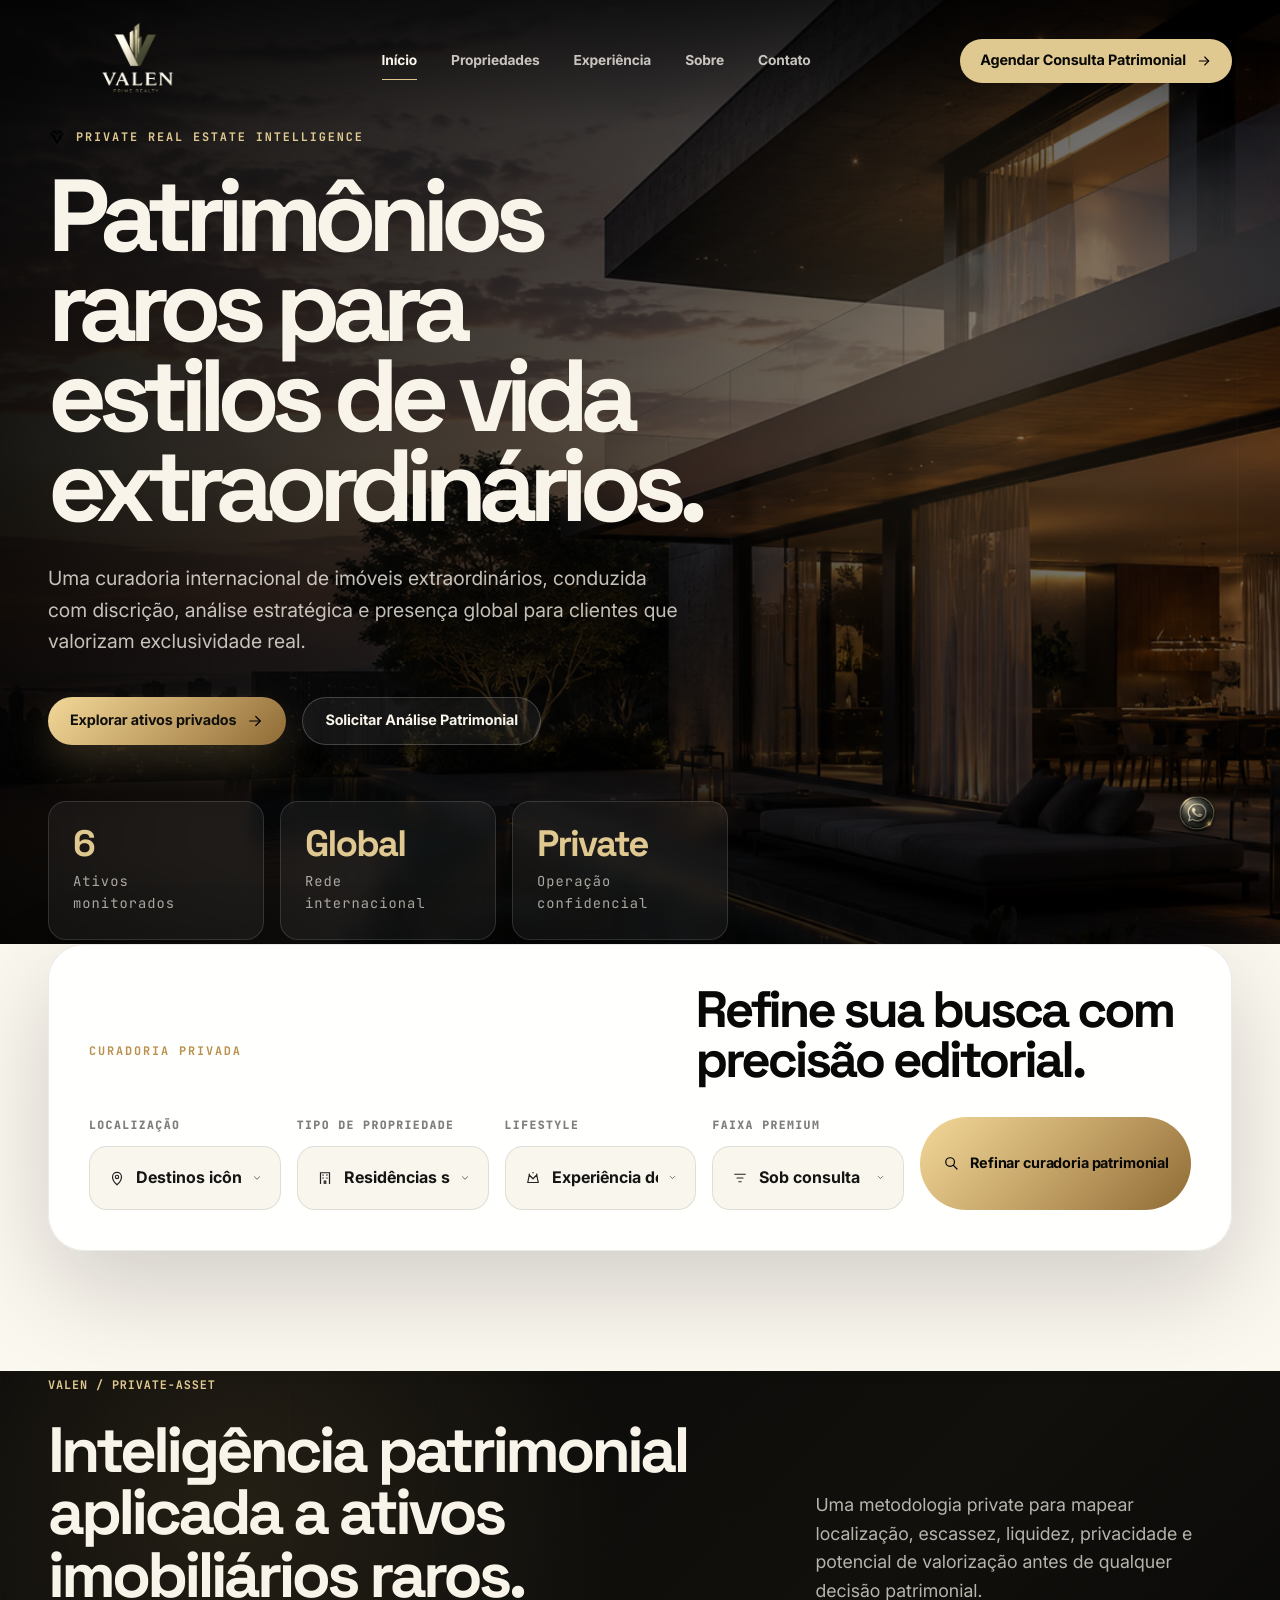
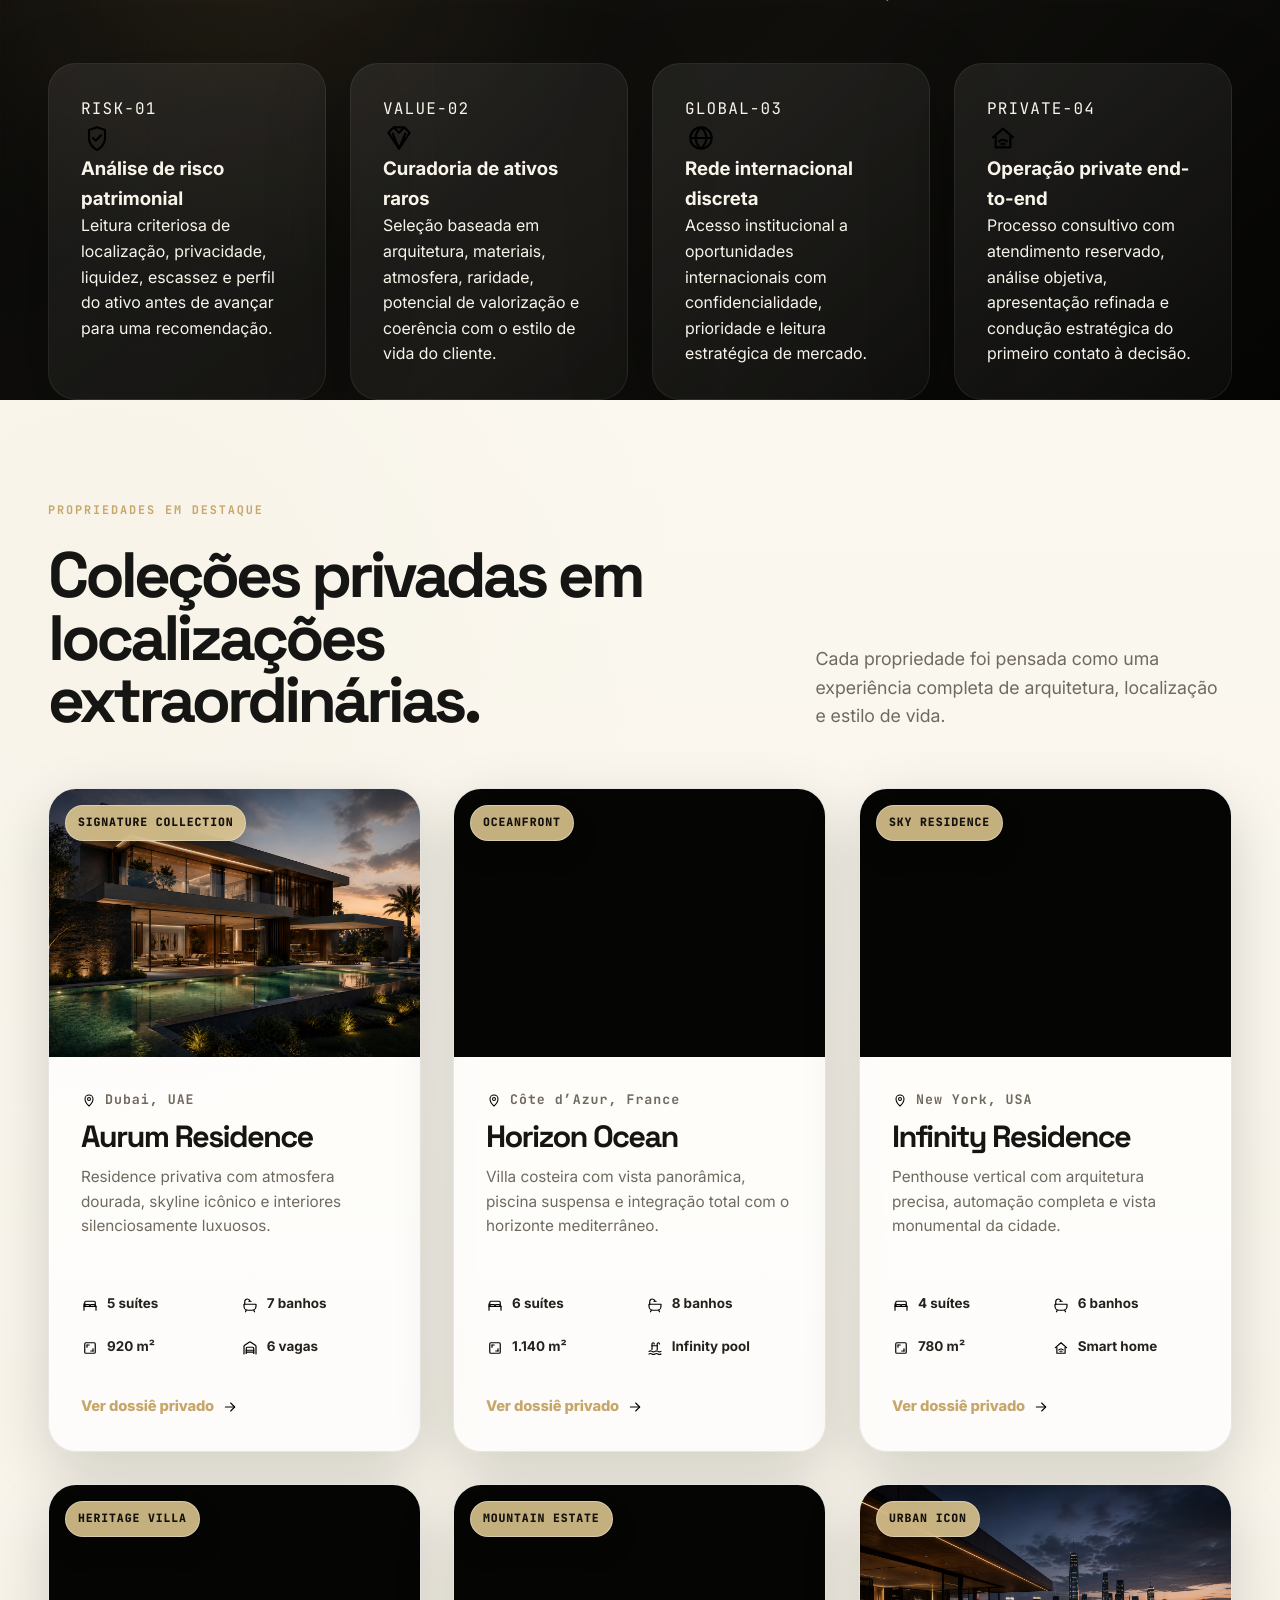
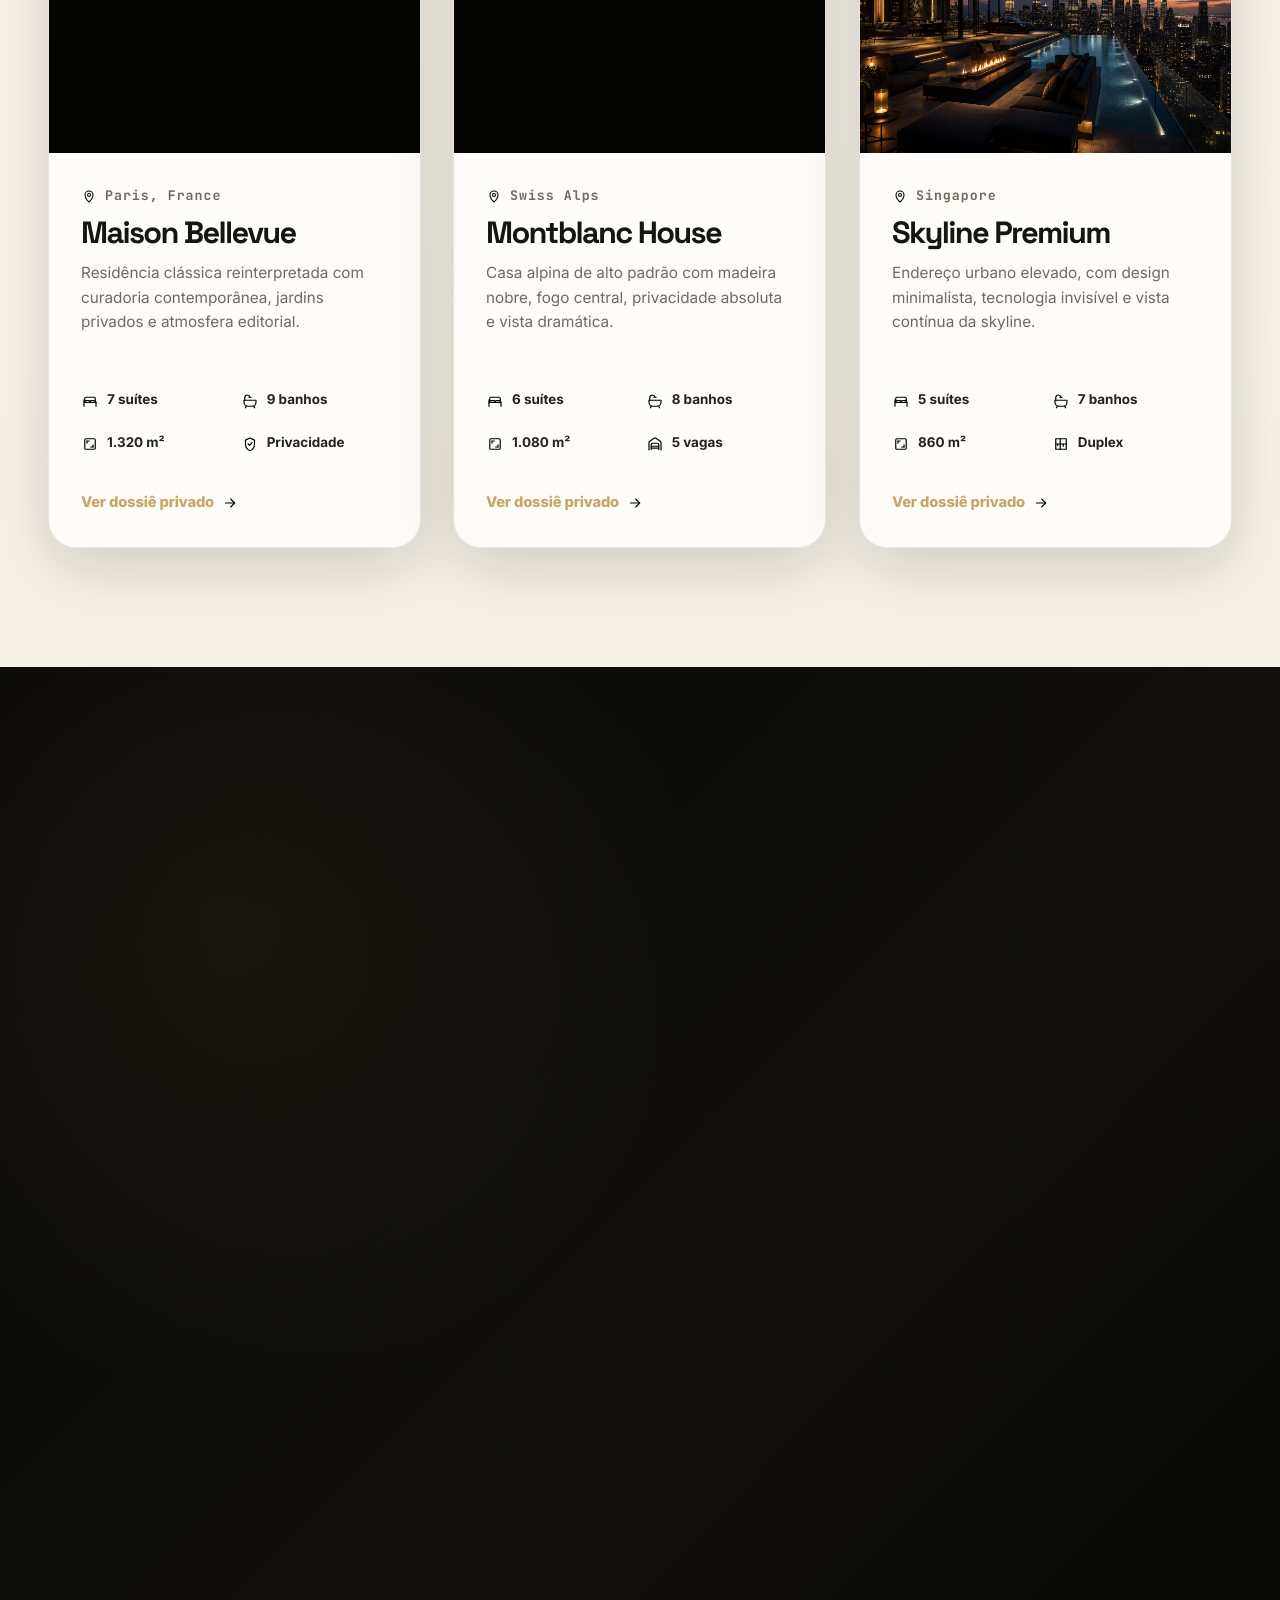
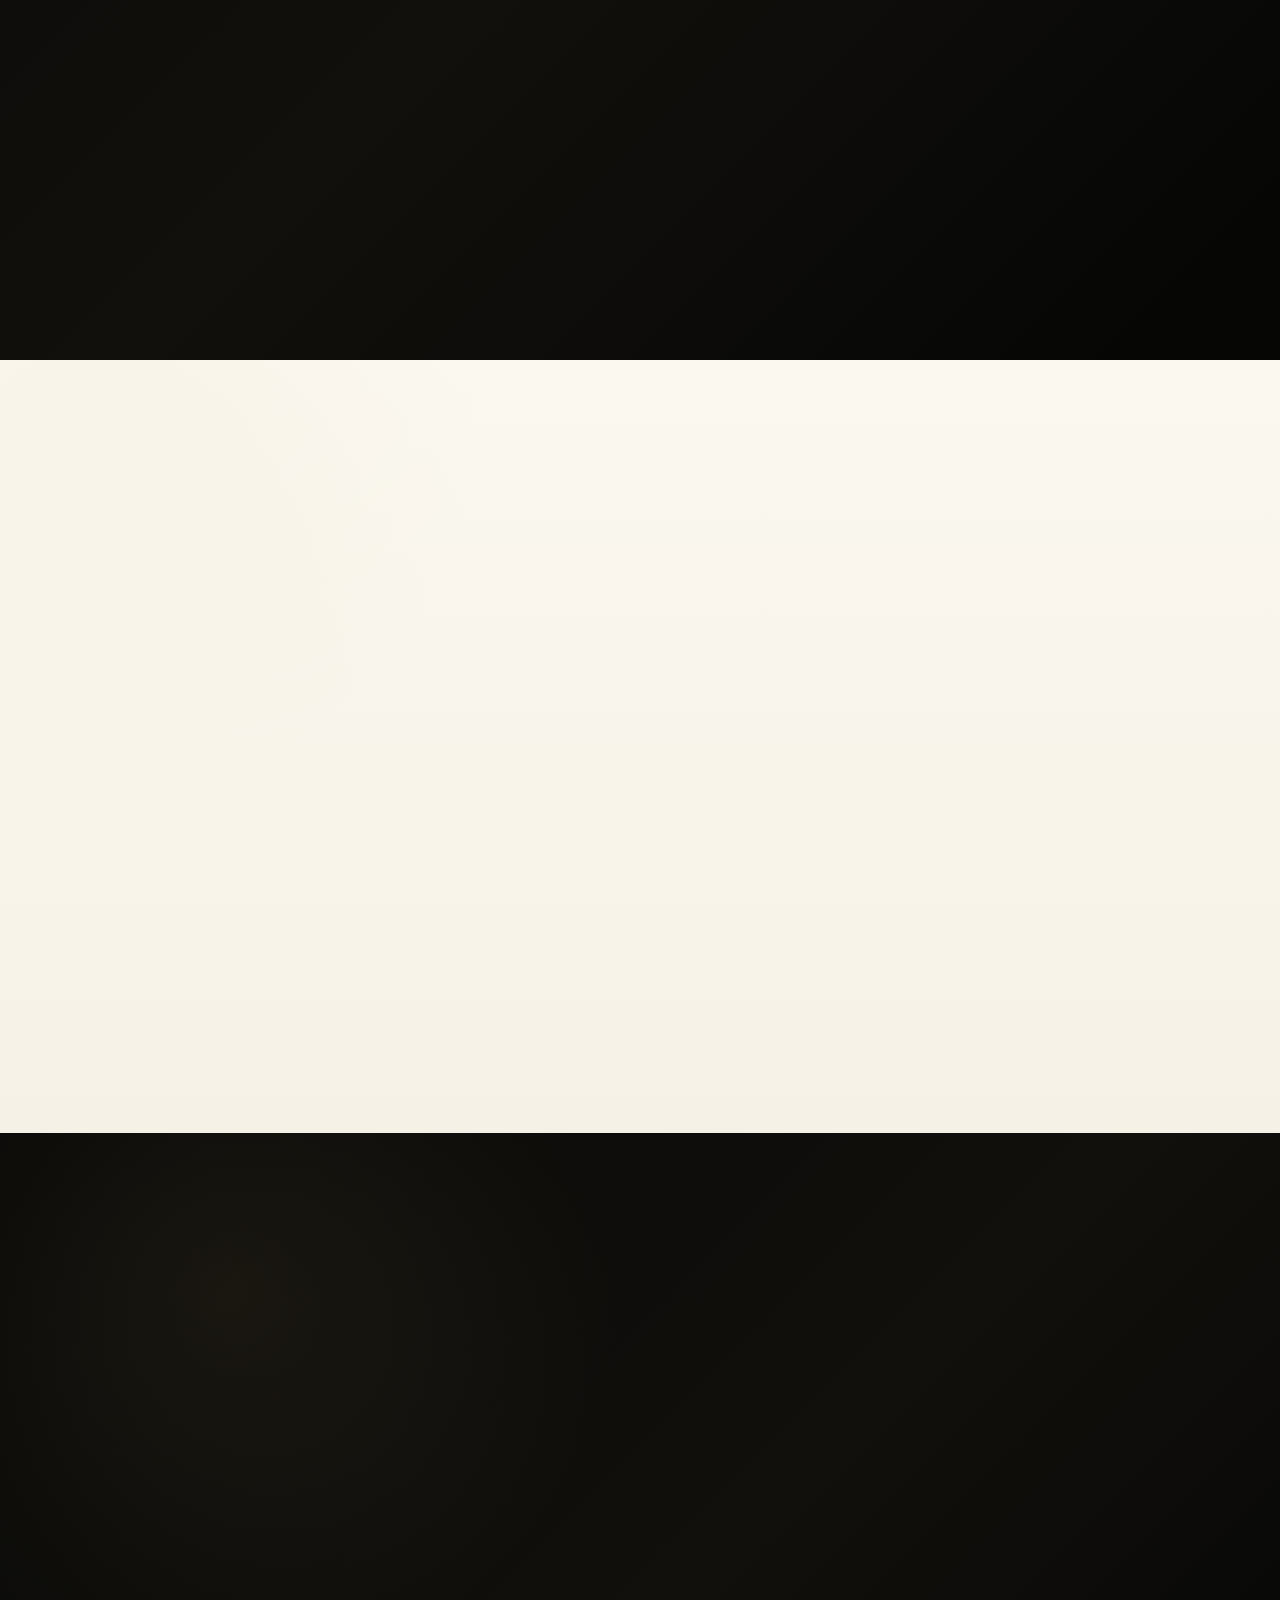
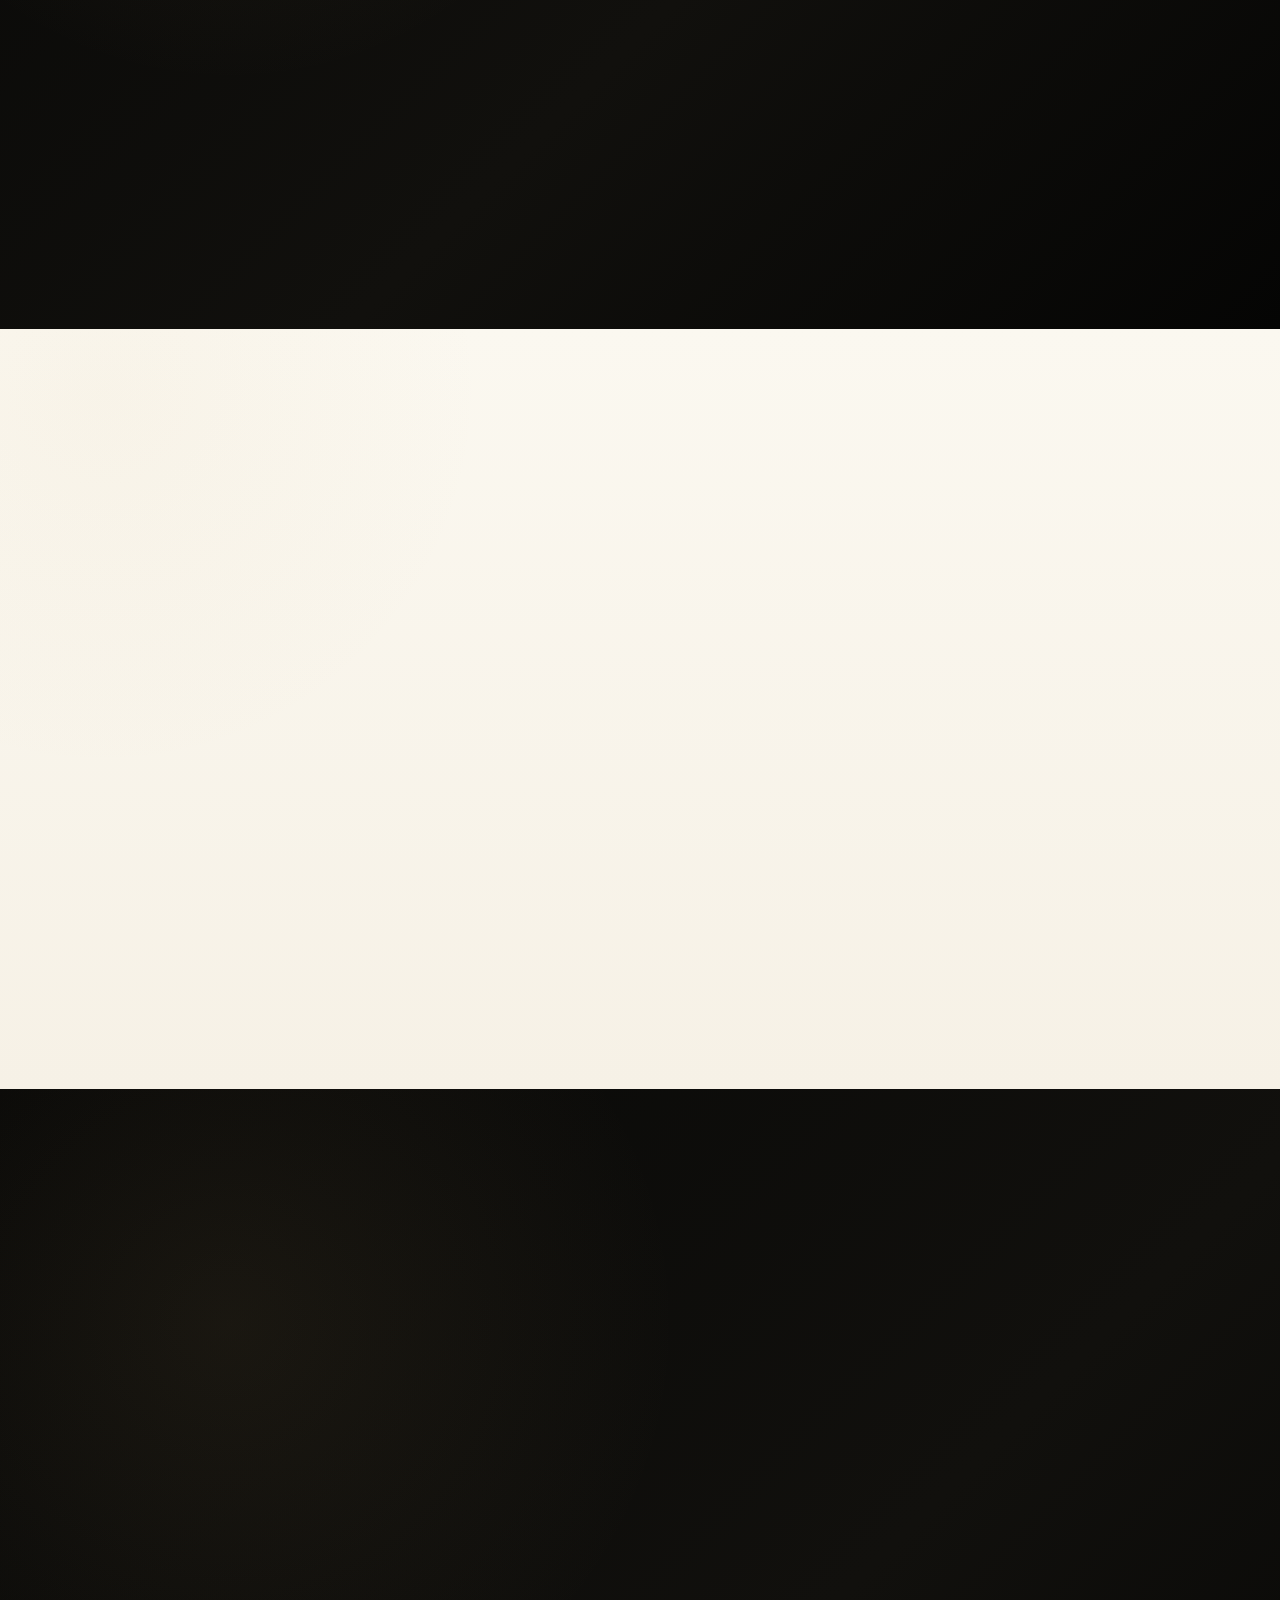
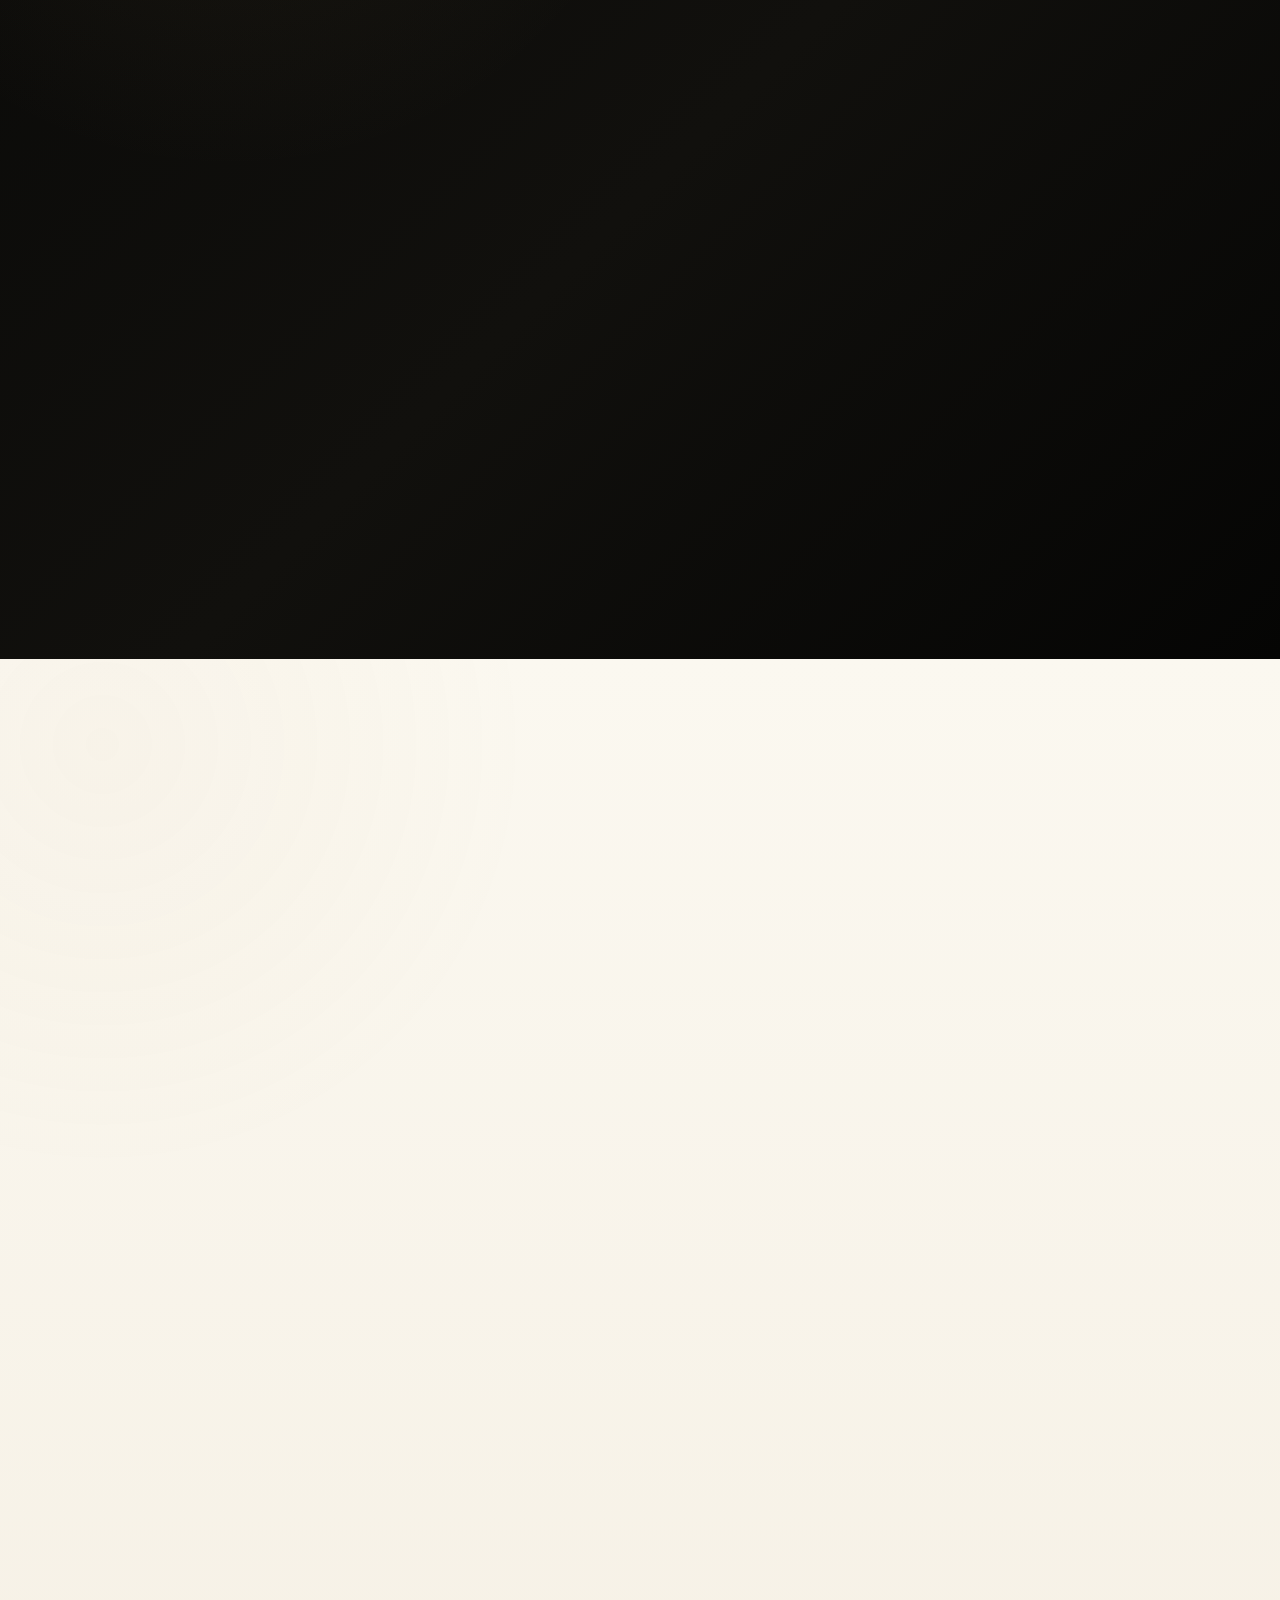
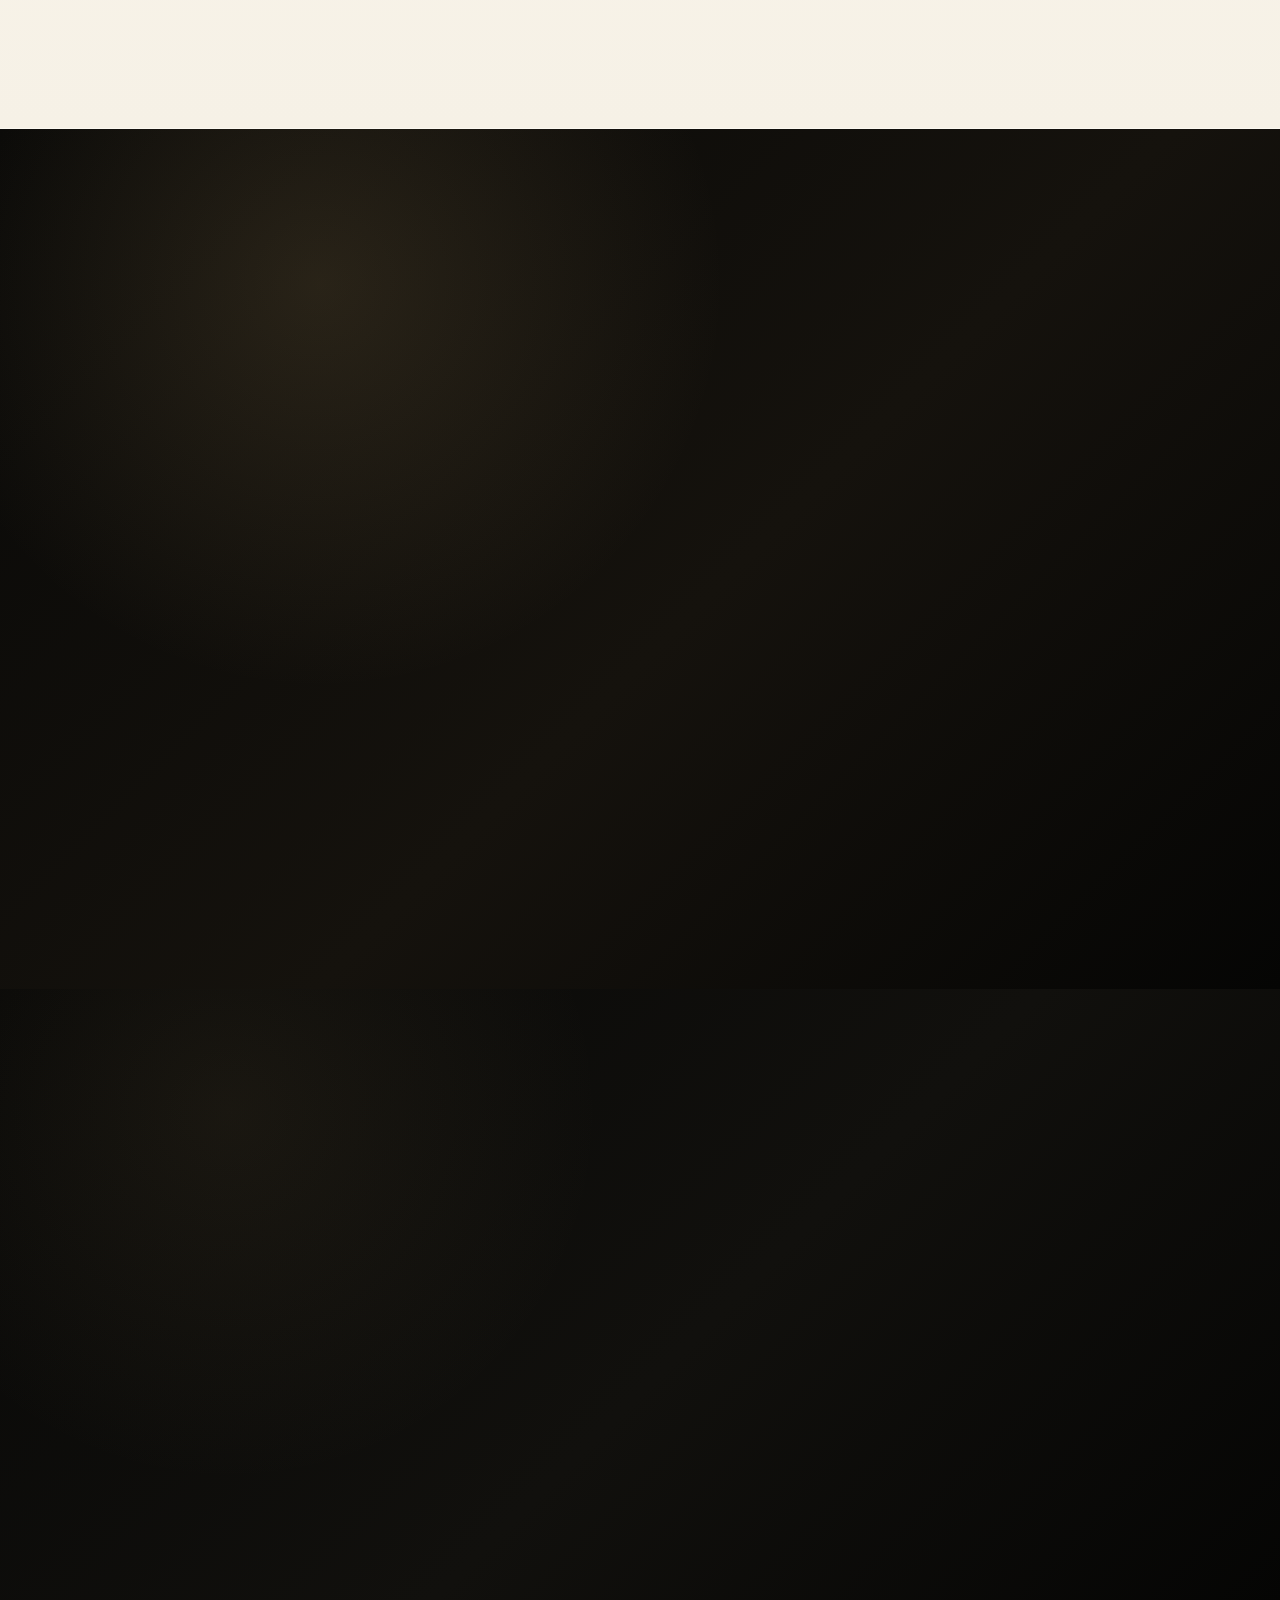
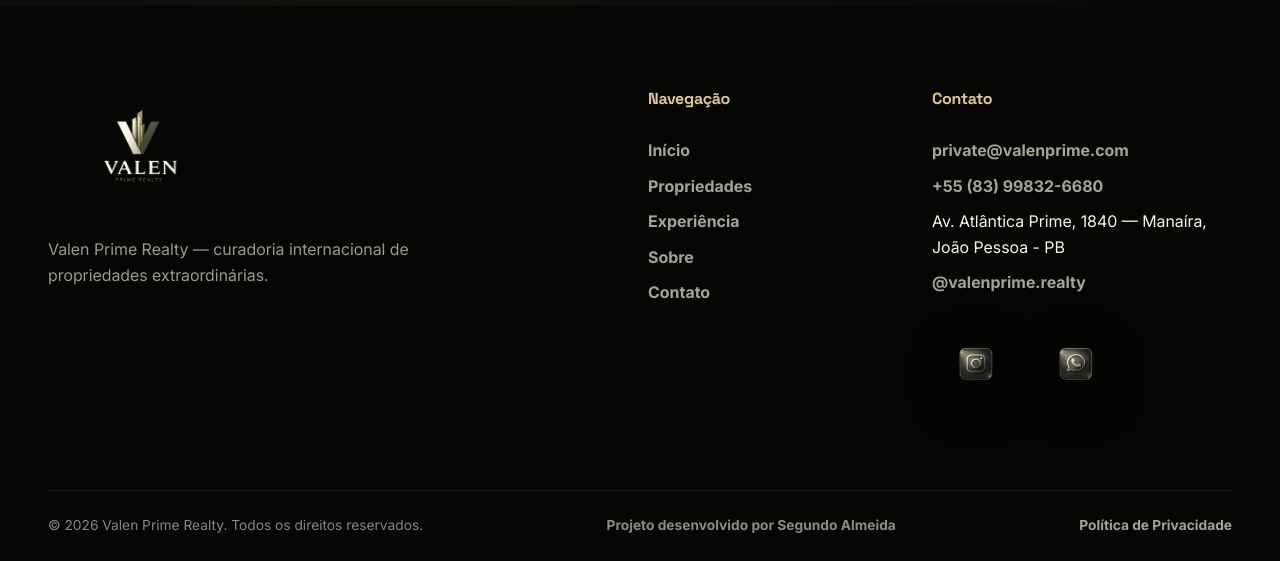
<file: index.html>
<!doctype html>
<html lang="pt-BR">
  <head>
    <meta charset="UTF-8" />
    <meta http-equiv="X-UA-Compatible" content="IE=edge" />
    <meta name="viewport" content="width=device-width, initial-scale=1.0" />

    <title>Valen Prime Realty | Private Real Estate Advisory</title>
    <meta
      name="description"
      content="Valen Prime Realty é uma curadoria internacional de propriedades extraordinárias, residências exclusivas, penthouses e mansões em destinos icônicos."
    />
    <meta
      name="keywords"
      content="imóveis de luxo, real estate premium, mansões internacionais, penthouses, propriedades exclusivas, Valen Prime Realty"
    />
    <meta name="author" content="Valen Prime Realty" />
    <meta name="theme-color" content="#080807" />
    <meta name="robots" content="index, follow" />

    <link rel="canonical" href="https://valenprimerealty.com/" />

    <meta property="og:type" content="website" />
    <meta
      property="og:title"
      content="Valen Prime Realty | Private Real Estate Advisory"
    />
    <meta
      property="og:description"
      content="Patrimônios raros para estilos de vida extraordinários. Uma experiência privada, internacional e cinematográfica."
    />
    <meta
      property="og:image"
      content="assets/images/hero/desktop/hero-main-desktop.webp"
    />
    <meta property="og:url" content="https://valenprimerealty.com/" />
    <meta property="og:site_name" content="Valen Prime Realty" />

    <meta name="twitter:card" content="summary_large_image" />
    <meta
      name="twitter:title"
      content="Valen Prime Realty | Private Real Estate Advisory"
    />
    <meta
      name="twitter:description"
      content="Uma seleção privada de residências, penthouses e mansões em destinos icônicos."
    />
    <meta
      name="twitter:image"
      content="assets/images/hero/desktop/hero-main-desktop.webp"
    />

    <link rel="icon" href="assets/logos/favicons/favicon.ico" sizes="any" />
    <link
      rel="apple-touch-icon"
      href="assets/logos/favicons/apple-touch-icon.png"
    />
    <link rel="manifest" href="site.webmanifest" />

    <link rel="preconnect" href="https://fonts.googleapis.com" />
    <link rel="preconnect" href="https://fonts.gstatic.com" crossorigin />
    <link
      href="https://fonts.googleapis.com/css2?family=Inter:wght@400;500;600;700;800&family=JetBrains+Mono:wght@500;600;700&family=Space+Grotesk:wght@500;600;700&display=swap"
      rel="stylesheet"
    />

    <link
      rel="preload"
      as="image"
      href="assets/images/hero/desktop/hero-main-desktop.avif"
      imagesrcset="
      assets/images/hero/mobile/hero-main-mobile.avif 640w,
      assets/images/hero/tablet/hero-main-tablet.avif 1024w,
      assets/images/hero/desktop/hero-main-desktop.avif 1600w
    "
      imagesizes="100vw"
      type="image/avif"
    />

    <link rel="stylesheet" href="assets/css/style.css" />

    <script type="application/ld+json">
      {
        "@context": "https://schema.org",
        "@type": "RealEstateAgent",
        "name": "Valen Prime Realty",
        "description": "Curadoria internacional de propriedades extraordinárias.",
        "url": "https://valenprimerealty.com/",
        "logo": "https://valenprimerealty.com/assets/logos/valen-logo-light.png",
        "image": "https://valenprimerealty.com/assets/images/hero/desktop/hero-main-desktop.webp",
        "sameAs": [
          "https://www.instagram.com/valenprime.realty/",
          "https://wa.me/5583998326680"
        ],
        "areaServed": ["Global", "Europe", "North America", "Middle East"],
        "serviceType": "Luxury Real Estate Advisory"
      }
    </script>

    <script src="assets/js/script.js" defer></script>
  </head>

  <body>
    <a class="skip-link" href="#main-content"
      >Pular para o conteúdo principal</a
    >

    <div class="preloader" data-preloader aria-hidden="true">
      <div class="preloader__inner">
        <img
          src="assets/logos/valen-symbol.png"
          alt=""
          class="preloader__symbol"
          width="72"
          height="72"
        />
        <span class="preloader__line"></span>
      </div>
    </div>

    <header class="site-header" data-header>
      <div class="container site-header__container">
        <a
          class="site-header__brand"
          href="index.html"
          aria-label="Valen Prime Realty - Página inicial"
        >
          <img
            src="assets/logos/valen-logo-light.png"
            alt="Valen Prime Realty"
            class="site-header__logo"
            width="184"
            height="48"
          />
        </a>

        <nav class="site-nav" aria-label="Navegação principal" data-nav>
          <a class="site-nav__link is-active" href="#inicio">Início</a>
          <a class="site-nav__link" href="#propriedades">Propriedades</a>
          <a class="site-nav__link" href="#experiencia">Experiência</a>
          <a class="site-nav__link" href="#sobre">Sobre</a>
          <a class="site-nav__link" href="#contato">Contato</a>
        </nav>

        <a class="btn btn--header" href="#contato">
          <span>Agendar Consulta Patrimonial</span>
          <img
            src="assets/icons/icon-arrow-right.svg"
            alt=""
            width="16"
            height="16"
          />
        </a>

        <button
          class="menu-toggle"
          type="button"
          aria-label="Abrir menu"
          aria-controls="mobile-menu"
          aria-expanded="false"
          data-menu-toggle
        >
          <img
            class="menu-toggle__icon menu-toggle__icon--open"
            src="assets/icons/icon-menu.svg"
            alt=""
            width="28"
            height="28"
          />
          <img
            class="menu-toggle__icon menu-toggle__icon--close"
            src="assets/icons/icon-close.svg"
            alt=""
            width="28"
            height="28"
          />
        </button>
      </div>

      <div class="mobile-menu" id="mobile-menu" data-mobile-menu>
        <nav class="mobile-menu__nav" aria-label="Navegação mobile">
          <a class="mobile-menu__link" href="#inicio">Início</a>
          <a class="mobile-menu__link" href="#propriedades">Propriedades</a>
          <a class="mobile-menu__link" href="#experiencia">Experiência</a>
          <a class="mobile-menu__link" href="#sobre">Sobre</a>
          <a class="mobile-menu__link" href="#contato">Contato</a>
        </nav>

        <a class="btn btn--mobile" href="#contato">
          <span>Agendar Consulta Patrimonial</span>
          <img
            src="assets/icons/icon-arrow-right.svg"
            alt=""
            width="16"
            height="16"
          />
        </a>
      </div>
    </header>

    <main id="main-content">
      <section
        class="hero section-dark"
        id="inicio"
        aria-labelledby="hero-title"
      >
        <picture class="hero__media">
          <source
            srcset="assets/images/hero/mobile/hero-main-mobile.avif"
            type="image/avif"
            media="(max-width: 640px)"
          />
          <source
            srcset="assets/images/hero/mobile/hero-main-mobile.webp"
            type="image/webp"
            media="(max-width: 640px)"
          />
          <source
            srcset="assets/images/hero/tablet/hero-main-tablet.avif"
            type="image/avif"
            media="(max-width: 1024px)"
          />
          <source
            srcset="assets/images/hero/tablet/hero-main-tablet.webp"
            type="image/webp"
            media="(max-width: 1024px)"
          />
          <source
            srcset="assets/images/hero/desktop/hero-main-desktop.avif"
            type="image/avif"
          />
          <img
            src="assets/images/hero/desktop/hero-main-desktop.webp"
            alt="Residência internacional de luxo com arquitetura cinematográfica"
            class="hero__image"
            width="1920"
            height="1080"
            fetchpriority="high"
          />
        </picture>

        <picture class="hero__texture" aria-hidden="true">
          <source
            srcset="assets/images/hero/desktop/hero-overlay-texture.avif"
            type="image/avif"
          />
          <img
            src="assets/images/hero/desktop/hero-overlay-texture.webp"
            alt=""
            width="1600"
            height="1000"
          />
        </picture>

        <div class="hero__overlay" aria-hidden="true"></div>

        <div class="container hero__container">
          <div class="hero__content reveal-on-scroll">
            <span class="eyebrow">
              <img
                src="assets/icons/icon-diamond.svg"
                alt=""
                width="18"
                height="18"
              />
              Private real estate intelligence
            </span>

            <h1 class="hero__title" id="hero-title">
              Patrimônios raros para estilos de vida extraordinários.
            </h1>

            <p class="hero__text">
              Uma curadoria internacional de imóveis extraordinários, conduzida
              com discrição, análise estratégica e presença global para clientes
              que valorizam exclusividade real.
            </p>

            <div class="hero__actions">
              <a class="btn btn--primary" href="#propriedades">
                <span>Explorar ativos privados</span>
                <img
                  src="assets/icons/icon-arrow-right.svg"
                  alt=""
                  width="18"
                  height="18"
                />
              </a>
              <a class="btn btn--secondary" href="#contato">
                <span>Solicitar Análise Patrimonial</span>
              </a>
            </div>

            <dl
              class="hero__stats"
              aria-label="Indicadores da Valen Prime Realty"
            >
              <div class="hero__stat">
                <dt>6</dt>
                <dd>Ativos monitorados</dd>
              </div>
              <div class="hero__stat">
                <dt>Global</dt>
                <dd>Rede internacional</dd>
              </div>
              <div class="hero__stat">
                <dt>Private</dt>
                <dd>Operação confidencial</dd>
              </div>
            </dl>
          </div>
        </div>
      </section>

      <section
        class="curation section-overlap"
        aria-labelledby="curation-title"
      >
        <div class="container">
          <form
            class="curation-card reveal-on-scroll"
            action="#propriedades"
            method="get"
          >
            <div class="curation-card__heading">
              <span class="section-kicker">Curadoria privada</span>
              <h2 id="curation-title">
                Refine sua busca com precisão editorial.
              </h2>
            </div>

            <div class="curation-card__grid">
              <label class="field">
                <span class="field__label">Localização</span>
                <span class="field__control">
                  <img
                    src="assets/icons/icon-location.svg"
                    alt=""
                    width="18"
                    height="18"
                  />
                  <select name="location" aria-label="Selecionar localização">
                    <option value="">Destinos icônicos</option>
                    <option value="monaco">Mônaco</option>
                    <option value="dubai">Dubai</option>
                    <option value="miami">Miami</option>
                    <option value="paris">Paris</option>
                  </select>
                </span>
              </label>

              <label class="field">
                <span class="field__label">Tipo de propriedade</span>
                <span class="field__control">
                  <img
                    src="assets/icons/icon-building.svg"
                    alt=""
                    width="18"
                    height="18"
                  />
                  <select
                    name="property_type"
                    aria-label="Selecionar tipo de propriedade"
                  >
                    <option value="">Residências selecionadas</option>
                    <option value="penthouse">Penthouse</option>
                    <option value="villa">Villa</option>
                    <option value="mansion">Mansão</option>
                    <option value="residence">Residence</option>
                  </select>
                </span>
              </label>

              <label class="field">
                <span class="field__label">Lifestyle</span>
                <span class="field__control">
                  <img
                    src="assets/icons/icon-crown.svg"
                    alt=""
                    width="18"
                    height="18"
                  />
                  <select name="lifestyle" aria-label="Selecionar lifestyle">
                    <option value="">Experiência desejada</option>
                    <option value="oceanfront">Oceanfront</option>
                    <option value="urban">Urbano executivo</option>
                    <option value="private">Retiro privado</option>
                    <option value="global">Mobilidade global</option>
                  </select>
                </span>
              </label>

              <label class="field">
                <span class="field__label">Faixa premium</span>
                <span class="field__control">
                  <img
                    src="assets/icons/icon-filter.svg"
                    alt=""
                    width="18"
                    height="18"
                  />
                  <select name="range" aria-label="Selecionar faixa premium">
                    <option value="">Sob consulta</option>
                    <option value="5m">A partir de US$ 5M</option>
                    <option value="10m">A partir de US$ 10M</option>
                    <option value="25m">A partir de US$ 25M</option>
                  </select>
                </span>
              </label>

              <button class="btn btn--search" type="submit">
                <img
                  src="assets/icons/icon-search.svg"
                  alt=""
                  width="18"
                  height="18"
                />
                <span>Refinar curadoria patrimonial</span>
              </button>
            </div>
          </form>
        </div>
      </section>

      <section
        class="tech-intelligence section-dark section-hud"
        id="inteligencia"
        aria-labelledby="tech-title"
      >
        <div class="container">
          <div class="section-heading section-heading--split reveal-on-scroll">
            <div>
              <span class="section-kicker mono-kicker"
                >VALEN / PRIVATE-ASSET</span
              >
              <h2 id="tech-title">
                Inteligência patrimonial aplicada a ativos imobiliários raros.
              </h2>
            </div>
            <p>
              Uma metodologia private para mapear localização, escassez,
              liquidez, privacidade e potencial de valorização antes de qualquer
              decisão patrimonial.
            </p>
          </div>

          <div class="tech-grid">
            <article class="tech-card reveal-on-scroll">
              <span class="tech-card__code">RISK-01</span>
              <img
                src="assets/icons/icon-shield-premium.svg"
                alt=""
                width="32"
                height="32"
              />
              <h3>Análise de risco patrimonial</h3>
              <p>
                Leitura criteriosa de localização, privacidade, liquidez,
                escassez e perfil do ativo antes de avançar para uma
                recomendação.
              </p>
            </article>

            <article class="tech-card reveal-on-scroll">
              <span class="tech-card__code">VALUE-02</span>
              <img
                src="assets/icons/icon-diamond.svg"
                alt=""
                width="32"
                height="32"
              />
              <h3>Curadoria de ativos raros</h3>
              <p>
                Seleção baseada em arquitetura, materiais, atmosfera, raridade,
                potencial de valorização e coerência com o estilo de vida do
                cliente.
              </p>
            </article>

            <article class="tech-card reveal-on-scroll">
              <span class="tech-card__code">GLOBAL-03</span>
              <img
                src="assets/icons/icon-globe.svg"
                alt=""
                width="32"
                height="32"
              />
              <h3>Rede internacional discreta</h3>
              <p>
                Acesso institucional a oportunidades internacionais com
                confidencialidade, prioridade e leitura estratégica de mercado.
              </p>
            </article>

            <article class="tech-card reveal-on-scroll">
              <span class="tech-card__code">PRIVATE-04</span>
              <img
                src="assets/icons/icon-smart-home.svg"
                alt=""
                width="32"
                height="32"
              />
              <h3>Operação private end-to-end</h3>
              <p>
                Processo consultivo com atendimento reservado, análise objetiva,
                apresentação refinada e condução estratégica do primeiro contato
                à decisão.
              </p>
            </article>
          </div>
        </div>
      </section>

      <section
        class="properties section-light"
        id="propriedades"
        aria-labelledby="properties-title"
      >
        <div class="container">
          <div class="section-heading section-heading--split reveal-on-scroll">
            <div>
              <span class="section-kicker">Propriedades em destaque</span>
              <h2 id="properties-title">
                Coleções privadas em localizações extraordinárias.
              </h2>
            </div>
            <p>
              Cada propriedade foi pensada como uma experiência completa de
              arquitetura, localização e estilo de vida.
            </p>
          </div>

          <div class="properties__grid">
            <article class="property-card reveal-on-scroll">
              <a
                class="property-card__media"
                href="aurum-residence.html"
                aria-label="Ver dossiê privado de Aurum Residence"
              >
                <picture>
                  <source
                    srcset="
                      assets/images/properties/aurum-residence/aurum-residence-cover.avif
                    "
                    type="image/avif"
                  />
                  <img
                    src="assets/images/properties/aurum-residence/aurum-residence-cover.webp"
                    alt="Aurum Residence"
                    width="720"
                    height="520"
                    loading="lazy"
                    decoding="async"
                  />
                </picture>
                <span class="property-card__tag mono-badge"
                  >Signature Collection</span
                >
              </a>
              <div class="property-card__body">
                <div>
                  <span class="property-card__location mono-meta">
                    <img
                      src="assets/icons/icon-location.svg"
                      alt=""
                      width="16"
                      height="16"
                    />
                    Dubai, UAE
                  </span>
                  <h3>Aurum Residence</h3>
                  <p>
                    Residence privativa com atmosfera dourada, skyline icônico e
                    interiores silenciosamente luxuosos.
                  </p>
                </div>
                <ul
                  class="property-card__specs"
                  aria-label="Características do imóvel"
                >
                  <li>
                    <img
                      src="assets/icons/icon-bed.svg"
                      alt=""
                      width="18"
                      height="18"
                    />5 suítes
                  </li>
                  <li>
                    <img
                      src="assets/icons/icon-bath.svg"
                      alt=""
                      width="18"
                      height="18"
                    />7 banhos
                  </li>
                  <li>
                    <img
                      src="assets/icons/icon-area.svg"
                      alt=""
                      width="18"
                      height="18"
                    />920 m²
                  </li>
                  <li>
                    <img
                      src="assets/icons/icon-garage.svg"
                      alt=""
                      width="18"
                      height="18"
                    />6 vagas
                  </li>
                </ul>
                <a class="text-link" href="aurum-residence.html">
                  Ver dossiê privado
                  <img
                    src="assets/icons/icon-arrow-right.svg"
                    alt=""
                    width="16"
                    height="16"
                  />
                </a>
              </div>
            </article>

            <article class="property-card reveal-on-scroll">
              <a
                class="property-card__media"
                href="horizon-ocean.html"
                aria-label="Ver dossiê privado de Horizon Ocean"
              >
                <picture>
                  <source
                    srcset="
                      assets/images/properties/horizon-ocean/horizon-ocean-cover.avif
                    "
                    type="image/avif"
                  />
                  <img
                    src="assets/images/properties/horizon-ocean/horizon-ocean-cover.webp"
                    alt="Horizon Ocean"
                    width="720"
                    height="520"
                    loading="lazy"
                    decoding="async"
                  />
                </picture>
                <span class="property-card__tag mono-badge">Oceanfront</span>
              </a>
              <div class="property-card__body">
                <div>
                  <span class="property-card__location mono-meta">
                    <img
                      src="assets/icons/icon-location.svg"
                      alt=""
                      width="16"
                      height="16"
                    />
                    Côte d’Azur, France
                  </span>
                  <h3>Horizon Ocean</h3>
                  <p>
                    Villa costeira com vista panorâmica, piscina suspensa e
                    integração total com o horizonte mediterrâneo.
                  </p>
                </div>
                <ul
                  class="property-card__specs"
                  aria-label="Características do imóvel"
                >
                  <li>
                    <img
                      src="assets/icons/icon-bed.svg"
                      alt=""
                      width="18"
                      height="18"
                    />6 suítes
                  </li>
                  <li>
                    <img
                      src="assets/icons/icon-bath.svg"
                      alt=""
                      width="18"
                      height="18"
                    />8 banhos
                  </li>
                  <li>
                    <img
                      src="assets/icons/icon-area.svg"
                      alt=""
                      width="18"
                      height="18"
                    />1.140 m²
                  </li>
                  <li>
                    <img
                      src="assets/icons/icon-pool.svg"
                      alt=""
                      width="18"
                      height="18"
                    />Infinity pool
                  </li>
                </ul>
                <a class="text-link" href="horizon-ocean.html">
                  Ver dossiê privado
                  <img
                    src="assets/icons/icon-arrow-right.svg"
                    alt=""
                    width="16"
                    height="16"
                  />
                </a>
              </div>
            </article>

            <article class="property-card reveal-on-scroll">
              <a
                class="property-card__media"
                href="infinity-residence.html"
                aria-label="Ver dossiê privado de Infinity Residence"
              >
                <picture>
                  <source
                    srcset="
                      assets/images/properties/infinity-residence/infinity-residence-cover.avif
                    "
                    type="image/avif"
                  />
                  <img
                    src="assets/images/properties/infinity-residence/infinity-residence-cover.webp"
                    alt="Infinity Residence"
                    width="720"
                    height="520"
                    loading="lazy"
                    decoding="async"
                  />
                </picture>
                <span class="property-card__tag mono-badge">Sky Residence</span>
              </a>
              <div class="property-card__body">
                <div>
                  <span class="property-card__location mono-meta">
                    <img
                      src="assets/icons/icon-location.svg"
                      alt=""
                      width="16"
                      height="16"
                    />
                    New York, USA
                  </span>
                  <h3>Infinity Residence</h3>
                  <p>
                    Penthouse vertical com arquitetura precisa, automação
                    completa e vista monumental da cidade.
                  </p>
                </div>
                <ul
                  class="property-card__specs"
                  aria-label="Características do imóvel"
                >
                  <li>
                    <img
                      src="assets/icons/icon-bed.svg"
                      alt=""
                      width="18"
                      height="18"
                    />4 suítes
                  </li>
                  <li>
                    <img
                      src="assets/icons/icon-bath.svg"
                      alt=""
                      width="18"
                      height="18"
                    />6 banhos
                  </li>
                  <li>
                    <img
                      src="assets/icons/icon-area.svg"
                      alt=""
                      width="18"
                      height="18"
                    />780 m²
                  </li>
                  <li>
                    <img
                      src="assets/icons/icon-smart-home.svg"
                      alt=""
                      width="18"
                      height="18"
                    />Smart home
                  </li>
                </ul>
                <a class="text-link" href="infinity-residence.html">
                  Ver dossiê privado
                  <img
                    src="assets/icons/icon-arrow-right.svg"
                    alt=""
                    width="16"
                    height="16"
                  />
                </a>
              </div>
            </article>

            <article class="property-card reveal-on-scroll">
              <a
                class="property-card__media"
                href="maison-bellevue.html"
                aria-label="Ver dossiê privado de Maison Bellevue"
              >
                <picture>
                  <source
                    srcset="
                      assets/images/properties/maison-bellevue/maison-bellevue-cover.avif
                    "
                    type="image/avif"
                  />
                  <img
                    src="assets/images/properties/maison-bellevue/maison-bellevue-cover.webp"
                    alt="Maison Bellevue"
                    width="720"
                    height="520"
                    loading="lazy"
                    decoding="async"
                  />
                </picture>
                <span class="property-card__tag mono-badge"
                  >Heritage Villa</span
                >
              </a>
              <div class="property-card__body">
                <div>
                  <span class="property-card__location mono-meta">
                    <img
                      src="assets/icons/icon-location.svg"
                      alt=""
                      width="16"
                      height="16"
                    />
                    Paris, France
                  </span>
                  <h3>Maison Bellevue</h3>
                  <p>
                    Residência clássica reinterpretada com curadoria
                    contemporânea, jardins privados e atmosfera editorial.
                  </p>
                </div>
                <ul
                  class="property-card__specs"
                  aria-label="Características do imóvel"
                >
                  <li>
                    <img
                      src="assets/icons/icon-bed.svg"
                      alt=""
                      width="18"
                      height="18"
                    />7 suítes
                  </li>
                  <li>
                    <img
                      src="assets/icons/icon-bath.svg"
                      alt=""
                      width="18"
                      height="18"
                    />9 banhos
                  </li>
                  <li>
                    <img
                      src="assets/icons/icon-area.svg"
                      alt=""
                      width="18"
                      height="18"
                    />1.320 m²
                  </li>
                  <li>
                    <img
                      src="assets/icons/icon-security.svg"
                      alt=""
                      width="18"
                      height="18"
                    />Privacidade
                  </li>
                </ul>
                <a class="text-link" href="maison-bellevue.html">
                  Ver dossiê privado
                  <img
                    src="assets/icons/icon-arrow-right.svg"
                    alt=""
                    width="16"
                    height="16"
                  />
                </a>
              </div>
            </article>

            <article class="property-card reveal-on-scroll">
              <a
                class="property-card__media"
                href="montblanc-house.html"
                aria-label="Ver dossiê privado de Montblanc House"
              >
                <picture>
                  <source
                    srcset="
                      assets/images/properties/montblanc-house/montblanc-house-cover.avif
                    "
                    type="image/avif"
                  />
                  <img
                    src="assets/images/properties/montblanc-house/montblanc-house-cover.webp"
                    alt="Montblanc House"
                    width="720"
                    height="520"
                    loading="lazy"
                    decoding="async"
                  />
                </picture>
                <span class="property-card__tag mono-badge"
                  >Mountain Estate</span
                >
              </a>
              <div class="property-card__body">
                <div>
                  <span class="property-card__location mono-meta">
                    <img
                      src="assets/icons/icon-location.svg"
                      alt=""
                      width="16"
                      height="16"
                    />
                    Swiss Alps
                  </span>
                  <h3>Montblanc House</h3>
                  <p>
                    Casa alpina de alto padrão com madeira nobre, fogo central,
                    privacidade absoluta e vista dramática.
                  </p>
                </div>
                <ul
                  class="property-card__specs"
                  aria-label="Características do imóvel"
                >
                  <li>
                    <img
                      src="assets/icons/icon-bed.svg"
                      alt=""
                      width="18"
                      height="18"
                    />6 suítes
                  </li>
                  <li>
                    <img
                      src="assets/icons/icon-bath.svg"
                      alt=""
                      width="18"
                      height="18"
                    />8 banhos
                  </li>
                  <li>
                    <img
                      src="assets/icons/icon-area.svg"
                      alt=""
                      width="18"
                      height="18"
                    />1.080 m²
                  </li>
                  <li>
                    <img
                      src="assets/icons/icon-garage.svg"
                      alt=""
                      width="18"
                      height="18"
                    />5 vagas
                  </li>
                </ul>
                <a class="text-link" href="montblanc-house.html">
                  Ver dossiê privado
                  <img
                    src="assets/icons/icon-arrow-right.svg"
                    alt=""
                    width="16"
                    height="16"
                  />
                </a>
              </div>
            </article>

            <article class="property-card reveal-on-scroll">
              <a
                class="property-card__media"
                href="skyline-premium.html"
                aria-label="Ver dossiê privado de Skyline Premium"
              >
                <picture>
                  <source
                    srcset="
                      assets/images/properties/skyline-premium/skyline-premium-cover.avif
                    "
                    type="image/avif"
                  />
                  <img
                    src="assets/images/properties/skyline-premium/skyline-premium-cover.webp"
                    alt="Skyline Premium"
                    width="720"
                    height="520"
                    loading="lazy"
                    decoding="async"
                  />
                </picture>
                <span class="property-card__tag mono-badge">Urban Icon</span>
              </a>
              <div class="property-card__body">
                <div>
                  <span class="property-card__location mono-meta">
                    <img
                      src="assets/icons/icon-location.svg"
                      alt=""
                      width="16"
                      height="16"
                    />
                    Singapore
                  </span>
                  <h3>Skyline Premium</h3>
                  <p>
                    Endereço urbano elevado, com design minimalista, tecnologia
                    invisível e vista contínua da skyline.
                  </p>
                </div>
                <ul
                  class="property-card__specs"
                  aria-label="Características do imóvel"
                >
                  <li>
                    <img
                      src="assets/icons/icon-bed.svg"
                      alt=""
                      width="18"
                      height="18"
                    />5 suítes
                  </li>
                  <li>
                    <img
                      src="assets/icons/icon-bath.svg"
                      alt=""
                      width="18"
                      height="18"
                    />7 banhos
                  </li>
                  <li>
                    <img
                      src="assets/icons/icon-area.svg"
                      alt=""
                      width="18"
                      height="18"
                    />860 m²
                  </li>
                  <li>
                    <img
                      src="assets/icons/icon-floorplan.svg"
                      alt=""
                      width="18"
                      height="18"
                    />Duplex
                  </li>
                </ul>
                <a class="text-link" href="skyline-premium.html">
                  Ver dossiê privado
                  <img
                    src="assets/icons/icon-arrow-right.svg"
                    alt=""
                    width="16"
                    height="16"
                  />
                </a>
              </div>
            </article>
          </div>
        </div>
      </section>

      <section
        class="experience section-dark section-texture"
        id="experiencia"
        aria-labelledby="experience-title"
      >
        <div class="container experience__grid">
          <div class="experience__content reveal-on-scroll">
            <span class="section-kicker">Luxury experience</span>
            <h2 id="experience-title">
              Mais do que propriedades. Uma experiência reservada.
            </h2>
            <p>
              A Valen Prime Realty conduz uma jornada silenciosa, precisa e
              altamente personalizada para clientes que valorizam tempo,
              privacidade e excelência.
            </p>

            <div class="feature-list">
              <article class="feature-item">
                <img
                  src="assets/icons/icon-diamond.svg"
                  alt=""
                  width="28"
                  height="28"
                />
                <div>
                  <h3>Curadoria exclusiva</h3>
                  <p>
                    Seleção criteriosa de propriedades com valor arquitetônico,
                    localização e raridade.
                  </p>
                </div>
              </article>

              <article class="feature-item">
                <img
                  src="assets/icons/icon-shield-premium.svg"
                  alt=""
                  width="28"
                  height="28"
                />
                <div>
                  <h3>Discrição absoluta</h3>
                  <p>
                    Operação confidencial com comunicação reservada e condução
                    estratégica.
                  </p>
                </div>
              </article>

              <article class="feature-item">
                <img
                  src="assets/icons/icon-crown.svg"
                  alt=""
                  width="28"
                  height="28"
                />
                <div>
                  <h3>Experiência premium</h3>
                  <p>
                    Cada etapa é desenhada para reduzir fricção e elevar o
                    padrão da decisão.
                  </p>
                </div>
              </article>

              <article class="feature-item">
                <img
                  src="assets/icons/icon-private-jet.svg"
                  alt=""
                  width="28"
                  height="28"
                />
                <div>
                  <h3>Mobilidade global</h3>
                  <p>
                    Acesso a oportunidades em destinos estratégicos para um
                    estilo de vida internacional.
                  </p>
                </div>
              </article>
            </div>
          </div>

          <div class="experience__media reveal-on-scroll">
            <picture>
              <source
                srcset="assets/images/sections/luxury-lifestyle.avif"
                type="image/avif"
              />
              <img
                src="assets/images/sections/luxury-lifestyle.webp"
                alt="Experiência de luxo com arquitetura e lifestyle premium"
                width="760"
                height="960"
                loading="lazy"
                decoding="async"
              />
            </picture>
          </div>
        </div>
      </section>

      <section class="global section-light" aria-labelledby="global-title">
        <div class="container global__grid">
          <div class="global__media reveal-on-scroll">
            <picture>
              <source
                srcset="
                  assets/images/branding/marketplace-global-destinations.avif
                "
                type="image/avif"
              />
              <img
                src="assets/images/branding/marketplace-global-destinations.webp"
                alt="Destinos internacionais de luxo conectados globalmente"
                width="900"
                height="680"
                loading="lazy"
                decoding="async"
              />
            </picture>
          </div>

          <div class="global__content reveal-on-scroll">
            <span class="section-kicker">Presença global</span>
            <h2 id="global-title">Presença global. Acesso exclusivo.</h2>
            <p>
              Conectamos clientes exigentes a propriedades únicas nas
              localizações mais desejadas do mundo, com inteligência de mercado,
              estratégia e discrição.
            </p>

            <div class="global__cards">
              <article>
                <img
                  src="assets/icons/icon-globe.svg"
                  alt=""
                  width="26"
                  height="26"
                />
                <span>Rede internacional</span>
              </article>
              <article>
                <img
                  src="assets/icons/icon-location.svg"
                  alt=""
                  width="26"
                  height="26"
                />
                <span>Destinos icônicos</span>
              </article>
              <article>
                <img
                  src="assets/icons/icon-building.svg"
                  alt=""
                  width="26"
                  height="26"
                />
                <span>Ativos selecionados</span>
              </article>
              <article>
                <img
                  src="assets/icons/icon-skyline.svg"
                  alt=""
                  width="26"
                  height="26"
                />
                <span>Mercados estratégicos</span>
              </article>
            </div>
          </div>
        </div>
      </section>

      <section
        class="concierge section-dark"
        id="sobre"
        aria-labelledby="concierge-title"
      >
        <div class="container concierge__grid">
          <div class="concierge__content reveal-on-scroll">
            <span class="section-kicker">Private concierge</span>
            <h2 id="concierge-title">
              Atendimento privado para decisões extraordinárias.
            </h2>
            <p>
              Cada negociação é conduzida com estratégia, discrição e
              acompanhamento personalizado do primeiro contato ao fechamento.
            </p>

            <ul class="icon-list">
              <li>
                <img
                  src="assets/icons/icon-concierge.svg"
                  alt=""
                  width="24"
                  height="24"
                />
                Advisor dedicado em toda a jornada
              </li>
              <li>
                <img
                  src="assets/icons/icon-key.svg"
                  alt=""
                  width="24"
                  height="24"
                />
                Acesso privado a oportunidades selecionadas
              </li>
              <li>
                <img
                  src="assets/icons/icon-security.svg"
                  alt=""
                  width="24"
                  height="24"
                />
                Processo seguro, reservado e estratégico
              </li>
            </ul>

            <a class="btn btn--primary" href="#contato">
              <span>Falar com um advisor</span>
              <img
                src="assets/icons/icon-arrow-right.svg"
                alt=""
                width="18"
                height="18"
              />
            </a>
          </div>

          <div class="concierge__media reveal-on-scroll">
            <picture>
              <source
                srcset="
                  assets/images/branding/marketplace-concierge-premium.avif
                "
                type="image/avif"
              />
              <img
                src="assets/images/branding/marketplace-concierge-premium.webp"
                alt="Atendimento executivo premium para imóveis internacionais"
                width="780"
                height="900"
                loading="lazy"
                decoding="async"
              />
            </picture>
          </div>
        </div>
      </section>

      <section class="aviation section-light" aria-labelledby="aviation-title">
        <div class="container aviation__grid">
          <div class="aviation__media reveal-on-scroll">
            <picture>
              <source
                srcset="
                  assets/images/branding/marketplace-private-aviation.avif
                "
                type="image/avif"
              />
              <img
                src="assets/images/branding/marketplace-private-aviation.webp"
                alt="Private aviation e lifestyle global"
                width="920"
                height="680"
                loading="lazy"
                decoding="async"
              />
            </picture>
          </div>

          <div class="aviation__content reveal-on-scroll">
            <span class="section-kicker">Lifestyle global</span>
            <h2 id="aviation-title">
              Mobilidade global para um estilo de vida sem fronteiras.
            </h2>
            <p>
              Um ecossistema de acesso, discrição e experiências alinhadas ao
              padrão de clientes globais que vivem entre mercados, culturas e
              destinos.
            </p>

            <div class="mini-feature-row">
              <span
                ><img
                  src="assets/icons/icon-private-jet.svg"
                  alt=""
                  width="22"
                  height="22"
                />
                Mobilidade</span
              >
              <span
                ><img
                  src="assets/icons/icon-globe.svg"
                  alt=""
                  width="22"
                  height="22"
                />
                Global</span
              >
              <span
                ><img
                  src="assets/icons/icon-crown.svg"
                  alt=""
                  width="22"
                  height="22"
                />
                Exclusivo</span
              >
            </div>
          </div>
        </div>
      </section>

      <section class="advisors section-dark" aria-labelledby="advisors-title">
        <div class="container">
          <div class="section-heading reveal-on-scroll">
            <span class="section-kicker">Private advisors</span>
            <h2 id="advisors-title">
              Private advisors para uma jornada sob medida.
            </h2>
            <p>
              Uma equipe de consultores executivos preparada para conduzir
              decisões imobiliárias complexas com visão internacional.
            </p>
          </div>

          <div class="advisors__grid">
            <article class="advisor-card reveal-on-scroll">
              <picture>
                <source
                  srcset="assets/images/agents/agent-executive-01.avif"
                  type="image/avif"
                />
                <img
                  src="assets/images/agents/agent-executive-01.webp"
                  alt="Adrian Valen, Global Property Advisor"
                  width="620"
                  height="760"
                  loading="lazy"
                  decoding="async"
                />
              </picture>
              <div class="advisor-card__body">
                <span>Global Property Advisor</span>
                <h3>Adrian Valen</h3>
                <p>
                  Penthouses e ativos urbanos em mercados internacionais
                  estratégicos.
                </p>
                <div class="advisor-card__icons" aria-hidden="true">
                  <img
                    src="assets/icons/icon-concierge.svg"
                    alt=""
                    width="22"
                    height="22"
                  />
                  <img
                    src="assets/icons/icon-globe.svg"
                    alt=""
                    width="22"
                    height="22"
                  />
                  <img
                    src="assets/icons/icon-key.svg"
                    alt=""
                    width="22"
                    height="22"
                  />
                </div>
              </div>
            </article>

            <article class="advisor-card reveal-on-scroll">
              <picture>
                <source
                  srcset="assets/images/agents/agent-executive-02.avif"
                  type="image/avif"
                />
                <img
                  src="assets/images/agents/agent-executive-02.webp"
                  alt="Helena Moreau, Luxury Real Estate Advisor"
                  width="620"
                  height="760"
                  loading="lazy"
                  decoding="async"
                />
              </picture>
              <div class="advisor-card__body">
                <span>Luxury Real Estate Advisor</span>
                <h3>Helena Moreau</h3>
                <p>
                  Villas, mansões e propriedades internacionais com foco em
                  lifestyle privado.
                </p>
                <div class="advisor-card__icons" aria-hidden="true">
                  <img
                    src="assets/icons/icon-concierge.svg"
                    alt=""
                    width="22"
                    height="22"
                  />
                  <img
                    src="assets/icons/icon-globe.svg"
                    alt=""
                    width="22"
                    height="22"
                  />
                  <img
                    src="assets/icons/icon-key.svg"
                    alt=""
                    width="22"
                    height="22"
                  />
                </div>
              </div>
            </article>
          </div>
        </div>
      </section>

      <section
        class="testimonials section-light"
        aria-labelledby="testimonials-title"
      >
        <div class="container">
          <div class="section-heading section-heading--center reveal-on-scroll">
            <span class="section-kicker">Confiança reservada</span>
            <h2 id="testimonials-title">Confiança construída com discrição.</h2>
          </div>

          <div class="testimonials__grid">
            <article class="testimonial-card reveal-on-scroll">
              <picture>
                <source
                  srcset="assets/images/testimonials/testimonial-client-01.avif"
                  type="image/avif"
                />
                <img
                  src="assets/images/testimonials/testimonial-client-01.webp"
                  alt="Cliente premium da Valen Prime Realty"
                  width="420"
                  height="520"
                  loading="lazy"
                  decoding="async"
                />
              </picture>
              <div class="testimonial-card__content">
                <img
                  src="assets/icons/icon-diamond.svg"
                  alt=""
                  width="28"
                  height="28"
                />
                <blockquote>
                  “A experiência foi precisa, reservada e absolutamente alinhada
                  ao padrão que buscávamos.”
                </blockquote>
                <p>Cliente privado · Mercado europeu</p>
              </div>
            </article>

            <article class="testimonial-card reveal-on-scroll">
              <picture>
                <source
                  srcset="assets/images/testimonials/testimonial-couple-01.avif"
                  type="image/avif"
                />
                <img
                  src="assets/images/testimonials/testimonial-couple-01.webp"
                  alt="Casal em experiência imobiliária premium"
                  width="420"
                  height="520"
                  loading="lazy"
                  decoding="async"
                />
              </picture>
              <div class="testimonial-card__content">
                <img
                  src="assets/icons/icon-shield-premium.svg"
                  alt=""
                  width="28"
                  height="28"
                />
                <blockquote>
                  “Encontramos mais do que uma propriedade. Encontramos uma
                  experiência completa.”
                </blockquote>
                <p>Família internacional · Lifestyle global</p>
              </div>
            </article>
          </div>
        </div>
      </section>

      <section
        class="contact section-dark"
        id="contato"
        aria-labelledby="contact-title"
      >
        <div class="container contact__grid">
          <div class="contact__content reveal-on-scroll">
            <span class="section-kicker">Contato privado</span>
            <h2 id="contact-title">Solicite uma consultoria privada.</h2>
            <p>
              Fale com nossa equipe para acessar propriedades selecionadas,
              avaliações estratégicas e oportunidades reservadas.
            </p>
          </div>

          <div class="contact-card reveal-on-scroll">
            <a
              class="contact-channel contact-channel--primary"
              href="https://wa.me/5583998326680"
              target="_blank"
              rel="noopener noreferrer"
              aria-label="Atendimento via WhatsApp"
            >
              <img
                src="assets/icons/whatsapp-premium.png"
                alt=""
                width="44"
                height="44"
              />
              <span>
                <strong>Atendimento via WhatsApp</strong>
                <small>Resposta privada e consultiva</small>
              </span>
            </a>

            <a
              class="contact-channel"
              href="https://www.instagram.com/valenprime.realty/"
              target="_blank"
              rel="noopener noreferrer"
              aria-label="Ver presença social no Instagram"
            >
              <img
                src="assets/icons/instagram-premium.png"
                alt=""
                width="44"
                height="44"
              />
              <span>
                <strong>Ver presença social</strong>
                <small>Arquitetura, lifestyle e curadoria</small>
              </span>
            </a>

            <div class="contact-card__details">
              <a href="mailto:private@valenprime.com">
                <img
                  src="assets/icons/icon-mail.svg"
                  alt=""
                  width="20"
                  height="20"
                />
                private@valenprime.com
              </a>
              <a href="tel:+5583998326680">
                <img
                  src="assets/icons/icon-phone.svg"
                  alt=""
                  width="20"
                  height="20"
                />
                +55 (83) 99832-6680
              </a>
              <a
                href="https://www.instagram.com/valenprime.realty/"
                target="_blank"
                rel="noopener noreferrer"
              >
                <img
                  src="assets/icons/instagram-premium.png"
                  alt=""
                  width="20"
                  height="20"
                />
                @valenprime.realty
              </a>
              <span class="contact-address">
                <img
                  src="assets/icons/icon-location.svg"
                  alt=""
                  width="20"
                  height="20"
                />
                Av. Atlântica Prime, 1840 — Manaíra, João Pessoa - PB
              </span>
            </div>
          </div>
        </div>
      </section>

      <section class="final-cta section-dark" aria-labelledby="final-cta-title">
        <picture class="final-cta__bg" aria-hidden="true">
          <source
            srcset="assets/images/backgrounds/background-premium-dark.avif"
            type="image/avif"
          />
          <img
            src="assets/images/backgrounds/background-premium-dark.webp"
            alt=""
            width="1600"
            height="900"
            loading="lazy"
            decoding="async"
          />
        </picture>

        <div class="container final-cta__container reveal-on-scroll">
          <span class="section-kicker">Acesso reservado</span>
          <h2 id="final-cta-title">
            Seu próximo imóvel extraordinário começa com uma conversa privada.
          </h2>
          <p>
            Uma curadoria feita para quem valoriza tempo, discrição e
            excelência.
          </p>
          <a class="btn btn--primary" href="#contato">
            <span>Agendar consultoria privada</span>
            <img
              src="assets/icons/icon-arrow-right.svg"
              alt=""
              width="18"
              height="18"
            />
          </a>
        </div>
      </section>
    </main>

    <footer class="site-footer">
      <div class="container site-footer__grid">
        <div class="site-footer__brand">
          <a href="index.html" aria-label="Valen Prime Realty - Página inicial">
            <img
              src="assets/logos/valen-logo-light.png"
              alt="Valen Prime Realty"
              width="190"
              height="50"
            />
          </a>
          <p>
            Valen Prime Realty — curadoria internacional de propriedades
            extraordinárias.
          </p>
        </div>

        <nav class="site-footer__nav" aria-label="Navegação do rodapé">
          <h2>Navegação</h2>
          <a href="#inicio">Início</a>
          <a href="#propriedades">Propriedades</a>
          <a href="#experiencia">Experiência</a>
          <a href="#sobre">Sobre</a>
          <a href="#contato">Contato</a>
        </nav>

        <div class="site-footer__contact">
          <h2>Contato</h2>
          <a href="mailto:private@valenprime.com">private@valenprime.com</a>
          <a href="tel:+5583998326680">+55 (83) 99832-6680</a>
          <span>Av. Atlântica Prime, 1840 — Manaíra, João Pessoa - PB</span>
          <a
            href="https://www.instagram.com/valenprime.realty/"
            target="_blank"
            rel="noopener noreferrer"
            >@valenprime.realty</a
          >
          <div class="site-footer__socials">
            <a
              href="https://www.instagram.com/valenprime.realty/"
              target="_blank"
              rel="noopener noreferrer"
              aria-label="Instagram"
            >
              <img
                src="assets/icons/instagram-premium.png"
                alt=""
                width="34"
                height="34"
              />
            </a>
            <a
              href="https://wa.me/5583998326680"
              target="_blank"
              rel="noopener noreferrer"
              aria-label="WhatsApp"
            >
              <img
                src="assets/icons/whatsapp-premium.png"
                alt=""
                width="34"
                height="34"
              />
            </a>
          </div>
        </div>
      </div>

      <div class="container site-footer__bottom">
        <p>&copy; 2026 Valen Prime Realty. Todos os direitos reservados.</p>
        <span>Projeto desenvolvido por Segundo Almeida</span>
        <a href="politica-privacidade.html">Política de Privacidade</a>
      </div>
    </footer>

    <a
      class="floating-whatsapp"
      href="https://wa.me/5583998326680"
      target="_blank"
      rel="noopener noreferrer"
      aria-label="Falar com a Valen Prime Realty pelo WhatsApp"
    >
      <img
        src="assets/icons/whatsapp-floating.png"
        alt=""
        width="58"
        height="58"
      />
    </a>
  </body>
</html>
</file>
<file: assets/css/style.css>
/* ==========================================================
   VALEN PRIME REALTY — STYLE.CSS
   Premium real estate marketplace / luxury editorial website
   ========================================================== */

/* ------------------------------
   01. Design Tokens
------------------------------ */
:root {
  --font-heading:
    "Space Grotesk", system-ui, -apple-system, BlinkMacSystemFont, "Segoe UI",
    sans-serif;
  --font-body:
    "Inter", system-ui, -apple-system, BlinkMacSystemFont, "Segoe UI",
    sans-serif;
  --font-mono:
    "JetBrains Mono", "Roboto Mono", ui-monospace, SFMono-Regular, Menlo,
    Consolas, monospace;

  --color-black: #080807;
  --color-black-soft: #0d0d0b;
  --color-graphite: #151513;
  --color-graphite-2: #1c1b18;
  --color-charcoal: #24221d;
  --color-gold: #c7a66a;
  --color-gold-soft: #e0c991;
  --color-gold-muted: rgba(199, 166, 106, 0.72);
  --color-ivory: #f8f4ea;
  --color-offwhite: #fbf8f0;
  --color-sand: #ede5d6;
  --color-muted: #aaa397;
  --color-muted-dark: #70695f;
  --color-border: rgba(255, 255, 255, 0.12);
  --color-border-dark: rgba(12, 12, 10, 0.12);
  --color-danger: #b95c4d;

  --gradient-dark: linear-gradient(
    135deg,
    #080807 0%,
    #15120d 52%,
    #241f16 100%
  );
  --gradient-gold: linear-gradient(
    135deg,
    #f2d899 0%,
    #c7a66a 48%,
    #8f6b35 100%
  );
  --gradient-card: linear-gradient(
    145deg,
    rgba(255, 255, 255, 0.075),
    rgba(255, 255, 255, 0.025)
  );

  --shadow-soft: 0 24px 80px rgba(0, 0, 0, 0.22);
  --shadow-dark: 0 32px 100px rgba(0, 0, 0, 0.46);
  --shadow-card: 0 20px 60px rgba(14, 12, 9, 0.16);

  --container: 1184px;
  --container-wide: 1320px;

  --space-1: 8px;
  --space-2: 16px;
  --space-3: 24px;
  --space-4: 32px;
  --space-5: 40px;
  --space-6: 48px;
  --space-7: 56px;
  --space-8: 64px;
  --space-9: 72px;
  --space-10: 80px;
  --space-12: 96px;
  --space-15: 120px;
  --space-18: 144px;

  --radius-sm: 12px;
  --radius-md: 18px;
  --radius-lg: 28px;
  --radius-xl: 36px;
  --radius-full: 999px;

  --header-height: 88px;

  --ease-premium: cubic-bezier(0.22, 1, 0.36, 1);
  --transition-fast: 180ms var(--ease-premium);
  --transition-base: 320ms var(--ease-premium);
  --transition-slow: 620ms var(--ease-premium);
}

/* ------------------------------
   02. Reset
------------------------------ */
*,
*::before,
*::after {
  box-sizing: border-box;
}

html {
  min-width: 320px;
  scroll-behavior: smooth;
  text-size-adjust: 100%;
  -webkit-text-size-adjust: 100%;
}

body {
  min-width: 320px;
  margin: 0;
  font-family: var(--font-body);
  font-size: 1rem;
  line-height: 1.6;
  color: var(--color-graphite);
  background: var(--color-offwhite);
  overflow-x: hidden;
  text-rendering: geometricPrecision;
  -webkit-font-smoothing: antialiased;
  -moz-osx-font-smoothing: grayscale;
}

body.menu-open {
  overflow: hidden;
}

img,
picture,
svg,
video,
canvas {
  display: block;
  max-width: 100%;
}

img {
  height: auto;
}

a {
  color: inherit;
  text-decoration: none;
}

button,
input,
select,
textarea {
  font: inherit;
}

button {
  border: 0;
  cursor: pointer;
}

select {
  width: 100%;
  color: inherit;
  border: 0;
  outline: 0;
  background: transparent;
  appearance: none;
  cursor: pointer;
}

ul,
ol {
  margin: 0;
  padding: 0;
  list-style: none;
}

h1,
h2,
h3,
h4,
p,
blockquote,
figure,
dl,
dd {
  margin: 0;
}

::selection {
  color: var(--color-black);
  background: var(--color-gold-soft);
}

/* ------------------------------
   03. Base Utilities
------------------------------ */
.container {
  width: min(100% - 48px, var(--container));
  margin-inline: auto;
}

.container-wide {
  width: min(100% - 48px, var(--container-wide));
  margin-inline: auto;
}

.section-dark {
  color: var(--color-ivory);
  background: var(--color-black);
}

.section-light {
  color: var(--color-graphite);
  background: var(--color-offwhite);
}

.section-texture {
  position: relative;
  isolation: isolate;
}

.section-texture::before {
  position: absolute;
  inset: 0;
  z-index: -1;
  content: "";
  pointer-events: none;
  background:
    radial-gradient(
      circle at 18% 18%,
      rgba(199, 166, 106, 0.12),
      transparent 34%
    ),
    radial-gradient(
      circle at 80% 72%,
      rgba(255, 255, 255, 0.07),
      transparent 36%
    ),
    linear-gradient(135deg, rgba(255, 255, 255, 0.04), transparent);
}

.skip-link {
  position: fixed;
  top: 16px;
  left: 16px;
  z-index: 9999;
  padding: 10px 16px;
  color: var(--color-black);
  background: var(--color-gold-soft);
  border-radius: var(--radius-full);
  transform: translateY(-140%);
  transition: transform var(--transition-base);
}

.skip-link:focus {
  transform: translateY(0);
}

.eyebrow,
.section-kicker {
  display: inline-flex;
  align-items: center;
  gap: 10px;
  margin-bottom: var(--space-3);
  font-size: 0.74rem;
  font-weight: 700;
  letter-spacing: 0.16em;
  color: var(--color-gold-soft);
  text-transform: uppercase;
}

.section-kicker {
  color: var(--color-gold);
}

.section-dark .section-kicker {
  color: var(--color-gold-soft);
}

.section-heading {
  max-width: 760px;
  margin-bottom: var(--space-7);
}

.section-heading--center {
  margin-inline: auto;
  text-align: center;
}

.section-heading--split {
  display: grid;
  grid-template-columns: minmax(0, 0.95fr) minmax(280px, 0.55fr);
  gap: var(--space-6);
  align-items: end;
  max-width: none;
}

.section-heading h2,
.experience__content h2,
.global__content h2,
.concierge__content h2,
.aviation__content h2,
.contact__content h2,
.final-cta h2,
.property-overview__content h2,
.property-lifestyle__content h2,
.property-contact h2 {
  font-family: var(--font-heading);
  font-size: clamp(2.1rem, 5vw, 4.35rem);
  font-weight: 700;
  line-height: 0.98;
  letter-spacing: -0.06em;
}

.section-heading p,
.section-heading--split p,
.experience__content > p,
.global__content > p,
.concierge__content > p,
.aviation__content > p,
.contact__content > p,
.final-cta p,
.property-overview__content p,
.property-lifestyle__content p,
.property-contact p {
  max-width: 640px;
  margin-top: var(--space-3);
  color: var(--color-muted-dark);
  font-size: clamp(1rem, 1.6vw, 1.12rem);
}

.section-dark .section-heading p,
.section-dark .experience__content > p,
.section-dark .concierge__content > p,
.section-dark .contact__content > p,
.section-dark .final-cta p,
.section-dark .property-lifestyle__content p,
.section-dark .property-contact p {
  color: rgba(248, 244, 234, 0.72);
}

.btn {
  position: relative;
  display: inline-flex;
  align-items: center;
  justify-content: center;
  min-height: 48px;
  padding: 0 22px;
  gap: 10px;
  overflow: hidden;
  color: var(--color-ivory);
  font-size: 0.9rem;
  font-weight: 700;
  line-height: 1;
  letter-spacing: -0.01em;
  border-radius: var(--radius-full);
  transition:
    transform var(--transition-base),
    border-color var(--transition-base),
    background var(--transition-base),
    color var(--transition-base),
    box-shadow var(--transition-base);
}

.btn img {
  flex: 0 0 auto;
  transition: transform var(--transition-base);
}

.btn:hover img {
  transform: translateX(3px);
}

.btn--primary {
  color: #11100d;
  background: var(--gradient-gold);
  box-shadow: 0 18px 42px rgba(199, 166, 106, 0.24);
}

.btn--primary:hover {
  transform: translateY(-2px);
  box-shadow: 0 22px 54px rgba(199, 166, 106, 0.3);
}

.btn--secondary {
  color: var(--color-ivory);
  border: 1px solid rgba(255, 255, 255, 0.2);
  background: rgba(255, 255, 255, 0.06);
}

.btn--secondary:hover {
  transform: translateY(-2px);
  border-color: rgba(199, 166, 106, 0.55);
  background: rgba(255, 255, 255, 0.09);
}

.btn--header {
  min-height: 44px;
  padding-inline: 20px;
  color: var(--color-black);
  background: var(--color-gold-soft);
}

.btn--mobile {
  width: 100%;
  margin-top: var(--space-5);
  color: var(--color-black);
  background: var(--color-gold-soft);
}

.btn--search {
  min-height: 58px;
  color: var(--color-black);
  background: var(--gradient-gold);
}

.text-link {
  display: inline-flex;
  align-items: center;
  gap: 8px;
  width: fit-content;
  color: var(--color-gold);
  font-size: 0.92rem;
  font-weight: 800;
  letter-spacing: -0.01em;
  transition: color var(--transition-base);
}

.text-link img {
  transition: transform var(--transition-base);
}

.text-link:hover {
  color: var(--color-gold-soft);
}

.text-link:hover img {
  transform: translateX(4px);
}

/* ------------------------------
   04. Preloader
------------------------------ */
.preloader {
  position: fixed;
  inset: 0;
  z-index: 10000;
  display: grid;
  place-items: center;
  background:
    radial-gradient(
      circle at center,
      rgba(199, 166, 106, 0.08),
      transparent 36%
    ),
    var(--color-black);
  transition:
    opacity 600ms var(--ease-premium),
    visibility 600ms var(--ease-premium);
}

.preloader.is-hidden {
  visibility: hidden;
  opacity: 0;
  pointer-events: none;
}

.preloader__inner {
  display: grid;
  gap: var(--space-3);
  place-items: center;
}

.preloader__symbol {
  width: 72px;
  height: 72px;
  object-fit: contain;
  animation: preloaderPulse 1.3s var(--ease-premium) infinite alternate;
}

.preloader__line {
  position: relative;
  width: 140px;
  height: 1px;
  overflow: hidden;
  background: rgba(255, 255, 255, 0.12);
}

.preloader__line::after {
  position: absolute;
  inset: 0;
  content: "";
  background: var(--gradient-gold);
  transform: translateX(-100%);
  animation: preloaderLine 1.3s var(--ease-premium) infinite;
}

@keyframes preloaderPulse {
  from {
    opacity: 0.62;
    transform: scale(0.96);
  }

  to {
    opacity: 1;
    transform: scale(1);
  }
}

@keyframes preloaderLine {
  to {
    transform: translateX(100%);
  }
}

/* ------------------------------
   05. Header
------------------------------ */
.site-header {
  position: fixed;
  top: 0;
  left: 0;
  z-index: 1000;
  width: 100%;
  min-height: var(--header-height);
  transition:
    background var(--transition-base),
    border-color var(--transition-base),
    box-shadow var(--transition-base),
    min-height var(--transition-base);
}

.site-header::before {
  position: absolute;
  inset: 0;
  content: "";
  background: linear-gradient(180deg, rgba(0, 0, 0, 0.58), transparent);
  pointer-events: none;
  transition: opacity var(--transition-base);
}

.site-header.is-scrolled,
.site-header--solid {
  min-height: 76px;
  border-bottom: 1px solid rgba(255, 255, 255, 0.1);
  background: rgba(8, 8, 7, 0.82);
  box-shadow: 0 16px 60px rgba(0, 0, 0, 0.25);
  backdrop-filter: blur(18px);
}

.site-header.is-scrolled::before,
.site-header--solid::before {
  opacity: 0;
}

.site-header__container {
  position: relative;
  z-index: 2;
  display: flex;
  min-height: inherit;
  align-items: center;
  justify-content: space-between;
  gap: var(--space-3);
}

.site-header__brand {
  display: inline-flex;
  align-items: center;
  flex: 0 0 auto;
}

.site-header__logo {
  width: min(184px, 42vw);
  height: auto;
  object-fit: contain;
}

.site-nav {
  display: flex;
  align-items: center;
  gap: clamp(18px, 3vw, 34px);
}

.site-nav__link {
  position: relative;
  padding-block: 8px;
  color: rgba(248, 244, 234, 0.78);
  font-size: 0.86rem;
  font-weight: 700;
  letter-spacing: -0.01em;
  transition: color var(--transition-base);
}

.site-nav__link::after {
  position: absolute;
  right: 0;
  bottom: 0;
  left: 0;
  height: 1px;
  content: "";
  background: var(--color-gold-soft);
  transform: scaleX(0);
  transform-origin: right;
  transition: transform var(--transition-base);
}

.site-nav__link:hover,
.site-nav__link.is-active {
  color: var(--color-ivory);
}

.site-nav__link:hover::after,
.site-nav__link.is-active::after {
  transform: scaleX(1);
  transform-origin: left;
}

.menu-toggle {
  display: none;
  width: 48px;
  height: 48px;
  place-items: center;
  color: var(--color-ivory);
  background: rgba(255, 255, 255, 0.08);
  border: 1px solid rgba(255, 255, 255, 0.14);
  border-radius: var(--radius-full);
}

.menu-toggle__icon--close {
  display: none;
}

.menu-toggle.is-active .menu-toggle__icon--open {
  display: none;
}

.menu-toggle.is-active .menu-toggle__icon--close {
  display: block;
}

.mobile-menu {
  position: fixed;
  inset: 0;
  z-index: 1;
  display: flex;
  flex-direction: column;
  justify-content: center;
  padding: calc(var(--header-height) + 32px) 24px 40px;
  visibility: hidden;
  opacity: 0;
  pointer-events: none;
  background:
    radial-gradient(
      circle at 80% 12%,
      rgba(199, 166, 106, 0.16),
      transparent 32%
    ),
    linear-gradient(135deg, rgba(8, 8, 7, 0.98), rgba(18, 16, 12, 0.98));
  transform: translateY(-10px);
  transition:
    opacity var(--transition-base),
    visibility var(--transition-base),
    transform var(--transition-base);
}

.mobile-menu.is-open {
  visibility: visible;
  opacity: 1;
  pointer-events: auto;
  transform: translateY(0);
}

.mobile-menu__nav {
  display: grid;
  gap: var(--space-3);
}

.mobile-menu__link {
  padding: 14px 0;
  color: var(--color-ivory);
  font-family: var(--font-heading);
  font-size: clamp(2rem, 10vw, 4rem);
  font-weight: 700;
  line-height: 0.95;
  letter-spacing: -0.06em;
  border-bottom: 1px solid rgba(255, 255, 255, 0.08);
}

/* ------------------------------
   06. Hero
------------------------------ */
.hero {
  position: relative;
  min-height: 100svh;
  isolation: isolate;
  overflow: hidden;
}

.hero__media,
.hero__texture,
.hero__overlay {
  position: absolute;
  inset: 0;
}

.hero__media {
  z-index: -4;
}

.hero__image {
  width: 100%;
  height: 100%;
  object-fit: cover;
}

.hero__texture {
  z-index: -3;
  opacity: 0.18;
  mix-blend-mode: screen;
}

.hero__texture img {
  width: 100%;
  height: 100%;
  object-fit: cover;
}

.hero__overlay {
  z-index: -2;
  background:
    radial-gradient(
      circle at 78% 38%,
      rgba(199, 166, 106, 0.13),
      transparent 26%
    ),
    linear-gradient(
      90deg,
      rgba(0, 0, 0, 0.82) 0%,
      rgba(0, 0, 0, 0.54) 42%,
      rgba(0, 0, 0, 0.22) 100%
    ),
    linear-gradient(
      180deg,
      rgba(0, 0, 0, 0.42) 0%,
      rgba(0, 0, 0, 0.26) 46%,
      rgba(0, 0, 0, 0.76) 100%
    );
}

.hero__container {
  display: flex;
  min-height: 100svh;
  align-items: center;
  padding-top: calc(var(--header-height) + 40px);
  padding-bottom: var(--space-10);
}

.hero__content {
  width: min(760px, 100%);
}

.hero__title {
  max-width: 820px;
  font-family: var(--font-heading);
  font-size: clamp(3.4rem, 8vw, 7.7rem);
  font-weight: 700;
  line-height: 0.88;
  letter-spacing: -0.08em;
}

.hero__text {
  max-width: 640px;
  margin-top: var(--space-4);
  color: rgba(248, 244, 234, 0.78);
  font-size: clamp(1.03rem, 1.55vw, 1.22rem);
}

.hero__actions,
.property-hero__actions,
.property-contact__actions {
  display: flex;
  flex-wrap: wrap;
  gap: var(--space-2);
  margin-top: var(--space-5);
}

.hero__stats {
  display: grid;
  grid-template-columns: repeat(3, minmax(0, 1fr));
  gap: var(--space-2);
  max-width: 680px;
  margin-top: var(--space-7);
}

.hero__stat {
  padding: var(--space-3);
  border: 1px solid rgba(255, 255, 255, 0.13);
  background: rgba(255, 255, 255, 0.055);
  border-radius: var(--radius-md);
  backdrop-filter: blur(8px);
}

.hero__stat dt {
  color: var(--color-gold-soft);
  font-family: var(--font-heading);
  font-size: clamp(1.45rem, 3vw, 2.3rem);
  font-weight: 700;
  line-height: 1;
  letter-spacing: -0.05em;
}

.hero__stat dd {
  margin-top: 8px;
  color: rgba(248, 244, 234, 0.66);
  font-size: 0.86rem;
}

/* ------------------------------
   07. Curation
------------------------------ */
.section-overlap {
  position: relative;
  z-index: 20;
  margin-top: -76px;
  padding-bottom: var(--space-12);
}

.curation-card {
  padding: var(--space-4);
  border: 1px solid rgba(255, 255, 255, 0.13);
  background:
    linear-gradient(135deg, rgba(22, 20, 17, 0.94), rgba(10, 10, 9, 0.94)),
    var(--color-black);
  border-radius: var(--radius-xl);
  box-shadow: var(--shadow-dark);
}

.curation-card__heading {
  display: flex;
  align-items: end;
  justify-content: space-between;
  gap: var(--space-4);
  margin-bottom: var(--space-4);
}

.curation-card__heading h2 {
  max-width: 520px;
  color: var(--color-ivory);
  font-family: var(--font-heading);
  font-size: clamp(1.6rem, 3vw, 2.55rem);
  line-height: 1.02;
  letter-spacing: -0.05em;
}

.curation-card__grid {
  display: grid;
  grid-template-columns: repeat(4, minmax(0, 1fr)) auto;
  gap: var(--space-2);
}

.field {
  display: grid;
  gap: 10px;
}

.field__label {
  color: rgba(248, 244, 234, 0.58);
  font-size: 0.75rem;
  font-weight: 700;
  letter-spacing: 0.1em;
  text-transform: uppercase;
}

.field__control {
  position: relative;
  display: flex;
  min-height: 58px;
  align-items: center;
  gap: 10px;
  padding: 0 16px;
  color: rgba(248, 244, 234, 0.9);
  border: 1px solid rgba(255, 255, 255, 0.12);
  background: rgba(255, 255, 255, 0.055);
  border-radius: var(--radius-md);
  transition:
    border-color var(--transition-base),
    background var(--transition-base);
}

.field__control::after {
  width: 14px;
  height: 14px;
  margin-left: auto;
  content: "";
  background: url("../icons/icon-chevron-down.svg") center / contain no-repeat;
  opacity: 0.85;
  pointer-events: none;
}

.field__control:focus-within {
  border-color: rgba(199, 166, 106, 0.55);
  background: rgba(255, 255, 255, 0.08);
}

.field__control img {
  flex: 0 0 auto;
  opacity: 0.86;
}

.field__control select {
  min-width: 0;
  color: rgba(248, 244, 234, 0.88);
}

.field__control option {
  color: var(--color-black);
}

/* ------------------------------
   08. Properties
------------------------------ */
.properties {
  padding: var(--space-12) 0 var(--space-15);
}

.properties__grid {
  display: grid;
  grid-template-columns: repeat(3, minmax(0, 1fr));
  gap: var(--space-4);
}

.property-card {
  display: flex;
  min-width: 0;
  flex-direction: column;
  overflow: hidden;
  border: 1px solid rgba(15, 14, 12, 0.1);
  background: rgba(255, 255, 255, 0.66);
  border-radius: var(--radius-lg);
  box-shadow: var(--shadow-card);
  contain: layout paint;
  transition:
    transform var(--transition-base),
    border-color var(--transition-base),
    box-shadow var(--transition-base);
}

.property-card:hover {
  transform: translateY(-6px);
  border-color: rgba(199, 166, 106, 0.35);
  box-shadow: 0 28px 72px rgba(14, 12, 9, 0.2);
}

.property-card__media {
  position: relative;
  display: block;
  aspect-ratio: 1.22 / 1;
  overflow: hidden;
  background: var(--color-graphite);
}

.property-card__media img {
  width: 100%;
  height: 100%;
  object-fit: cover;
  transition:
    transform 900ms var(--ease-premium),
    filter 900ms var(--ease-premium);
}

.property-card:hover .property-card__media img {
  transform: scale(1.045);
  filter: saturate(1.04) contrast(1.02);
}

.property-card__tag {
  position: absolute;
  top: 16px;
  left: 16px;
  padding: 8px 12px;
  color: var(--color-black);
  font-size: 0.72rem;
  font-weight: 800;
  letter-spacing: 0.08em;
  text-transform: uppercase;
  background: rgba(248, 244, 234, 0.9);
  border-radius: var(--radius-full);
  backdrop-filter: blur(12px);
}

.property-card__body {
  display: flex;
  flex: 1;
  flex-direction: column;
  justify-content: space-between;
  gap: var(--space-4);
  padding: var(--space-4);
}

.property-card__location {
  display: inline-flex;
  align-items: center;
  gap: 8px;
  margin-bottom: 12px;
  color: var(--color-muted-dark);
  font-size: 0.83rem;
  font-weight: 700;
}

.property-card h3 {
  margin-bottom: 12px;
  font-family: var(--font-heading);
  font-size: clamp(1.55rem, 2.4vw, 2.12rem);
  line-height: 1;
  letter-spacing: -0.055em;
}

.property-card p {
  color: var(--color-muted-dark);
  font-size: 0.96rem;
}

.property-card__specs {
  display: grid;
  grid-template-columns: repeat(2, minmax(0, 1fr));
  gap: 12px;
}

.property-card__specs li {
  display: inline-flex;
  min-width: 0;
  align-items: center;
  gap: 8px;
  color: var(--color-charcoal);
  font-size: 0.84rem;
  font-weight: 700;
}

/* ------------------------------
   09. Split Image Sections
------------------------------ */
.experience,
.concierge,
.advisors,
.property-gallery,
.property-lifestyle,
.property-contact {
  padding: var(--space-15) 0;
}

.global,
.aviation,
.testimonials,
.property-overview,
.property-specs,
.amenities,
.related-properties {
  padding: var(--space-15) 0;
}

.experience__grid,
.global__grid,
.concierge__grid,
.aviation__grid,
.property-overview__grid,
.property-lifestyle__grid {
  display: grid;
  grid-template-columns: minmax(0, 0.86fr) minmax(360px, 0.74fr);
  gap: var(--space-8);
  align-items: center;
}

.global__grid,
.aviation__grid {
  grid-template-columns: minmax(360px, 0.82fr) minmax(0, 0.7fr);
}

.experience__media,
.global__media,
.concierge__media,
.aviation__media,
.property-lifestyle__media {
  overflow: hidden;
  border: 1px solid rgba(255, 255, 255, 0.1);
  border-radius: var(--radius-xl);
  box-shadow: var(--shadow-dark);
  contain: layout paint;
}

.global__media,
.aviation__media {
  border-color: rgba(15, 14, 12, 0.1);
  box-shadow: var(--shadow-card);
}

.experience__media img,
.global__media img,
.concierge__media img,
.aviation__media img,
.property-lifestyle__media img {
  width: 100%;
  height: 100%;
  min-height: 540px;
  object-fit: cover;
}

.feature-list {
  display: grid;
  gap: var(--space-3);
  margin-top: var(--space-5);
}

.feature-item,
.global__cards article,
.spec-card,
.amenity-card {
  border: 1px solid rgba(255, 255, 255, 0.11);
  background: var(--gradient-card);
  border-radius: var(--radius-md);
  contain: layout paint;
}

.feature-item {
  display: flex;
  gap: var(--space-2);
  padding: var(--space-3);
}

.feature-item h3,
.icon-list li,
.global__cards article span,
.spec-card strong,
.amenity-card h3 {
  font-family: var(--font-heading);
  font-weight: 700;
  letter-spacing: -0.03em;
}

.feature-item p {
  margin-top: 6px;
  color: rgba(248, 244, 234, 0.64);
  font-size: 0.92rem;
}

.global__cards {
  display: grid;
  grid-template-columns: repeat(2, minmax(0, 1fr));
  gap: var(--space-2);
  margin-top: var(--space-5);
}

.global__cards article {
  display: flex;
  align-items: center;
  gap: var(--space-2);
  min-height: 92px;
  padding: var(--space-3);
  border-color: rgba(15, 14, 12, 0.1);
  background: rgba(255, 255, 255, 0.68);
  box-shadow: 0 14px 36px rgba(14, 12, 9, 0.08);
}

.icon-list {
  display: grid;
  gap: var(--space-2);
  margin: var(--space-5) 0;
}

.icon-list li {
  display: flex;
  align-items: center;
  gap: var(--space-2);
  color: rgba(248, 244, 234, 0.86);
  font-size: 1.02rem;
}

.mini-feature-row {
  display: flex;
  flex-wrap: wrap;
  gap: 12px;
  margin-top: var(--space-5);
}

.mini-feature-row span {
  display: inline-flex;
  align-items: center;
  gap: 8px;
  padding: 10px 14px;
  color: var(--color-charcoal);
  font-weight: 800;
  border: 1px solid rgba(15, 14, 12, 0.1);
  background: rgba(255, 255, 255, 0.7);
  border-radius: var(--radius-full);
}

/* ------------------------------
   10. Advisors
------------------------------ */
.advisors__grid {
  display: grid;
  grid-template-columns: repeat(2, minmax(0, 1fr));
  gap: var(--space-4);
}

.advisor-card {
  position: relative;
  overflow: hidden;
  min-height: 620px;
  border: 1px solid rgba(255, 255, 255, 0.12);
  background: var(--color-graphite);
  border-radius: var(--radius-xl);
  box-shadow: var(--shadow-dark);
  contain: layout paint;
}

.advisor-card picture,
.advisor-card img {
  width: 100%;
  height: 100%;
}

.advisor-card > picture img {
  position: absolute;
  inset: 0;
  object-fit: cover;
  opacity: 0.86;
}

.advisor-card::after {
  position: absolute;
  inset: 0;
  content: "";
  background:
    linear-gradient(180deg, transparent 22%, rgba(0, 0, 0, 0.86) 100%),
    radial-gradient(
      circle at 76% 20%,
      rgba(199, 166, 106, 0.14),
      transparent 30%
    );
}

.advisor-card__body {
  position: absolute;
  right: var(--space-4);
  bottom: var(--space-4);
  left: var(--space-4);
  z-index: 2;
}

.advisor-card__body span {
  color: var(--color-gold-soft);
  font-size: 0.76rem;
  font-weight: 800;
  letter-spacing: 0.12em;
  text-transform: uppercase;
}

.advisor-card__body h3 {
  margin-top: 10px;
  color: var(--color-ivory);
  font-family: var(--font-heading);
  font-size: clamp(2rem, 4vw, 3.35rem);
  line-height: 0.94;
  letter-spacing: -0.06em;
}

.advisor-card__body p {
  max-width: 420px;
  margin-top: var(--space-2);
  color: rgba(248, 244, 234, 0.72);
}

.advisor-card__icons {
  display: flex;
  gap: 10px;
  margin-top: var(--space-3);
}

.advisor-card__icons img {
  width: 22px;
  height: 22px;
}

/* ------------------------------
   11. Testimonials
------------------------------ */
.testimonials__grid {
  display: grid;
  grid-template-columns: repeat(2, minmax(0, 1fr));
  gap: var(--space-4);
}

.testimonial-card {
  display: grid;
  grid-template-columns: 0.46fr 0.54fr;
  overflow: hidden;
  min-height: 420px;
  border: 1px solid rgba(15, 14, 12, 0.1);
  background: rgba(255, 255, 255, 0.68);
  border-radius: var(--radius-xl);
  box-shadow: var(--shadow-card);
  contain: layout paint;
}

.testimonial-card picture,
.testimonial-card picture img {
  width: 100%;
  height: 100%;
}

.testimonial-card picture img {
  object-fit: cover;
}

.testimonial-card__content {
  display: flex;
  flex-direction: column;
  justify-content: center;
  padding: var(--space-5);
}

.testimonial-card blockquote {
  margin-top: var(--space-4);
  font-family: var(--font-heading);
  font-size: clamp(1.4rem, 2.4vw, 2.1rem);
  line-height: 1.1;
  letter-spacing: -0.05em;
}

.testimonial-card p {
  margin-top: var(--space-4);
  color: var(--color-muted-dark);
  font-size: 0.9rem;
  font-weight: 700;
}

/* ------------------------------
   12. Contact
------------------------------ */
.contact {
  padding: var(--space-15) 0;
  background:
    radial-gradient(
      circle at 18% 22%,
      rgba(199, 166, 106, 0.14),
      transparent 30%
    ),
    var(--gradient-dark);
}

.contact__grid {
  display: grid;
  grid-template-columns: minmax(0, 0.8fr) minmax(360px, 0.64fr);
  gap: var(--space-8);
  align-items: center;
}

.contact-card {
  display: grid;
  gap: var(--space-2);
  padding: var(--space-4);
  border: 1px solid rgba(255, 255, 255, 0.12);
  background: rgba(255, 255, 255, 0.055);
  border-radius: var(--radius-xl);
  box-shadow: var(--shadow-dark);
}

.contact-channel {
  display: flex;
  align-items: center;
  gap: var(--space-2);
  padding: var(--space-3);
  border: 1px solid rgba(255, 255, 255, 0.12);
  background: rgba(255, 255, 255, 0.055);
  border-radius: var(--radius-lg);
  transition:
    transform var(--transition-base),
    border-color var(--transition-base),
    background var(--transition-base);
}

.contact-channel:hover {
  transform: translateY(-3px);
  border-color: rgba(199, 166, 106, 0.48);
  background: rgba(255, 255, 255, 0.08);
}

.contact-channel--primary {
  background: rgba(199, 166, 106, 0.11);
}

.contact-channel img {
  flex: 0 0 44px;
}

.contact-channel strong {
  display: block;
  color: var(--color-ivory);
  font-family: var(--font-heading);
  font-size: 1.08rem;
  line-height: 1.1;
  letter-spacing: -0.03em;
}

.contact-channel small {
  display: block;
  margin-top: 4px;
  color: rgba(248, 244, 234, 0.62);
  font-size: 0.86rem;
}

.contact-card__details {
  display: grid;
  gap: 12px;
  margin-top: var(--space-2);
}

.contact-card__details a {
  display: flex;
  align-items: center;
  gap: 10px;
  color: rgba(248, 244, 234, 0.72);
  font-weight: 700;
}

/* ------------------------------
   13. Final CTA and Footer
------------------------------ */
.final-cta {
  position: relative;
  isolation: isolate;
  overflow: hidden;
  padding: var(--space-15) 0;
  text-align: center;
}

.final-cta__bg,
.final-cta__bg img {
  position: absolute;
  inset: 0;
  z-index: -3;
  width: 100%;
  height: 100%;
}

.final-cta__bg img {
  object-fit: cover;
}

.final-cta::after {
  position: absolute;
  inset: 0;
  z-index: -2;
  content: "";
  background:
    radial-gradient(
      circle at center,
      rgba(199, 166, 106, 0.16),
      transparent 34%
    ),
    rgba(0, 0, 0, 0.72);
}

.final-cta__container {
  max-width: 820px;
}

.final-cta .btn {
  margin-top: var(--space-5);
}

.site-footer {
  color: var(--color-ivory);
  background: #050504;
  border-top: 1px solid rgba(255, 255, 255, 0.1);
}

.site-footer__grid {
  display: grid;
  grid-template-columns: minmax(0, 1fr) 220px 300px;
  gap: var(--space-8);
  padding: var(--space-10) 0;
}

.site-footer__brand p {
  max-width: 380px;
  margin-top: var(--space-3);
  color: rgba(248, 244, 234, 0.62);
}

.site-footer h2 {
  margin-bottom: var(--space-2);
  color: var(--color-gold-soft);
  font-family: var(--font-heading);
  font-size: 1rem;
  letter-spacing: -0.02em;
}

.site-footer__nav,
.site-footer__contact {
  display: grid;
  align-content: start;
  gap: 10px;
}

.site-footer__nav a,
.site-footer__contact a,
.site-footer__bottom a {
  color: rgba(248, 244, 234, 0.66);
  font-weight: 700;
  transition: color var(--transition-base);
}

.site-footer__nav a:hover,
.site-footer__contact a:hover,
.site-footer__bottom a:hover {
  color: var(--color-gold-soft);
}

.site-footer__socials {
  display: flex;
  gap: 12px;
  margin-top: var(--space-2);
}

.site-footer__socials a {
  display: grid;
  width: 46px;
  height: 46px;
  place-items: center;
  border: 1px solid rgba(255, 255, 255, 0.12);
  background: rgba(255, 255, 255, 0.055);
  border-radius: var(--radius-full);
}

.site-footer__bottom {
  display: flex;
  justify-content: space-between;
  gap: var(--space-3);
  padding: var(--space-3) 0;
  color: rgba(248, 244, 234, 0.54);
  font-size: 0.86rem;
  border-top: 1px solid rgba(255, 255, 255, 0.08);
}

.floating-whatsapp {
  position: fixed;
  right: 24px;
  bottom: 24px;
  z-index: 900;
  display: grid;
  width: 66px;
  height: 66px;
  place-items: center;
  background: rgba(9, 9, 8, 0.72);
  border: 1px solid rgba(199, 166, 106, 0.34);
  border-radius: var(--radius-full);
  box-shadow:
    0 18px 42px rgba(0, 0, 0, 0.32),
    0 0 34px rgba(199, 166, 106, 0.14);
  backdrop-filter: blur(12px);
  transition:
    transform var(--transition-base),
    box-shadow var(--transition-base);
}

.floating-whatsapp:hover {
  transform: translateY(-4px) scale(1.02);
  box-shadow:
    0 24px 54px rgba(0, 0, 0, 0.38),
    0 0 42px rgba(199, 166, 106, 0.2);
}

.floating-whatsapp img {
  width: 58px;
  height: 58px;
  object-fit: contain;
}

/* ==========================================================
   PROPERTY DETAIL PAGE
   ========================================================== */
.property-hero {
  position: relative;
  min-height: 100svh;
  isolation: isolate;
  overflow: hidden;
}

.property-hero__media,
.property-hero__overlay {
  position: absolute;
  inset: 0;
}

.property-hero__media {
  z-index: -3;
}

.property-hero__image {
  width: 100%;
  height: 100%;
  object-fit: cover;
}

.property-hero__overlay {
  z-index: -2;
  background:
    linear-gradient(
      90deg,
      rgba(0, 0, 0, 0.84) 0%,
      rgba(0, 0, 0, 0.48) 48%,
      rgba(0, 0, 0, 0.18) 100%
    ),
    linear-gradient(
      180deg,
      rgba(0, 0, 0, 0.38) 0%,
      rgba(0, 0, 0, 0.24) 48%,
      rgba(0, 0, 0, 0.82) 100%
    );
}

.property-hero__container {
  display: flex;
  min-height: 100svh;
  align-items: center;
  padding-top: calc(var(--header-height) + 40px);
  padding-bottom: var(--space-10);
}

.property-hero__content {
  width: min(820px, 100%);
}

.property-hero__title {
  font-family: var(--font-heading);
  font-size: clamp(4rem, 10vw, 8.4rem);
  line-height: 0.86;
  letter-spacing: -0.08em;
}

.property-hero__text {
  max-width: 620px;
  margin-top: var(--space-4);
  color: rgba(248, 244, 234, 0.76);
  font-size: clamp(1.04rem, 1.6vw, 1.22rem);
}

.property-hero__specs {
  display: flex;
  flex-wrap: wrap;
  gap: 12px;
  margin-top: var(--space-6);
}

.property-hero__specs li {
  display: inline-flex;
  align-items: center;
  gap: 8px;
  padding: 10px 14px;
  color: rgba(248, 244, 234, 0.82);
  font-size: 0.9rem;
  font-weight: 800;
  border: 1px solid rgba(255, 255, 255, 0.13);
  background: rgba(255, 255, 255, 0.06);
  border-radius: var(--radius-full);
}

.property-overview__grid {
  grid-template-columns: minmax(0, 0.82fr) minmax(320px, 0.48fr);
}

.property-overview__content p + p {
  margin-top: var(--space-2);
}

.property-overview__card {
  display: grid;
  gap: var(--space-2);
  padding: var(--space-4);
  border: 1px solid rgba(15, 14, 12, 0.1);
  background: rgba(255, 255, 255, 0.7);
  border-radius: var(--radius-xl);
  box-shadow: var(--shadow-card);
}

.overview-stat {
  padding: var(--space-3);
  border: 1px solid rgba(15, 14, 12, 0.08);
  background: rgba(248, 244, 234, 0.7);
  border-radius: var(--radius-md);
}

.overview-stat span {
  display: block;
  color: var(--color-muted-dark);
  font-size: 0.76rem;
  font-weight: 800;
  letter-spacing: 0.1em;
  text-transform: uppercase;
}

.overview-stat strong {
  display: block;
  margin-top: 6px;
  font-family: var(--font-heading);
  font-size: 1.3rem;
  line-height: 1;
  letter-spacing: -0.04em;
}

.gallery-grid {
  display: grid;
  grid-template-columns: repeat(4, minmax(0, 1fr));
  grid-auto-flow: dense;
  gap: var(--space-3);
}

.gallery-item {
  min-height: 320px;
  overflow: hidden;
  border: 1px solid rgba(255, 255, 255, 0.1);
  background: var(--color-graphite);
  border-radius: var(--radius-lg);
  box-shadow: var(--shadow-dark);
  contain: layout paint;
}

.gallery-item--large {
  grid-column: span 2;
  grid-row: span 2;
}

.gallery-item picture,
.gallery-item img {
  width: 100%;
  height: 100%;
}

.gallery-item img {
  object-fit: cover;
  transition: transform 900ms var(--ease-premium);
}

.gallery-item:hover img {
  transform: scale(1.04);
}

.specs-grid,
.amenities-grid {
  display: grid;
  grid-template-columns: repeat(4, minmax(0, 1fr));
  gap: var(--space-3);
}

.spec-card,
.amenity-card {
  padding: var(--space-4);
  border-color: rgba(15, 14, 12, 0.1);
  background: rgba(255, 255, 255, 0.68);
  box-shadow: var(--shadow-card);
}

.spec-card {
  display: grid;
  gap: 8px;
}

.spec-card strong {
  margin-top: var(--space-2);
  font-size: 1.3rem;
  line-height: 1.05;
}

.spec-card span {
  color: var(--color-muted-dark);
  font-size: 0.9rem;
  font-weight: 700;
}

.amenity-card {
  display: flex;
  min-height: 132px;
  flex-direction: column;
  justify-content: space-between;
}

.amenity-card h3 {
  margin-top: var(--space-3);
  font-size: 1.25rem;
}

.property-contact {
  background:
    radial-gradient(
      circle at 50% 0%,
      rgba(199, 166, 106, 0.16),
      transparent 32%
    ),
    var(--gradient-dark);
  text-align: center;
}

.property-contact__container {
  max-width: 780px;
}

.property-contact__actions {
  justify-content: center;
}

/* ------------------------------
   14. Reveal Animation
------------------------------ */
.reveal-on-scroll {
  opacity: 0;
  transform: translateY(22px);
  transition:
    opacity 720ms var(--ease-premium),
    transform 720ms var(--ease-premium);
}

.reveal-on-scroll.is-visible {
  opacity: 1;
  transform: translateY(0);
}

/* ------------------------------
   15. Responsive
------------------------------ */
@media (max-width: 1180px) {
  :root {
    --header-height: 80px;
  }

  .site-nav,
  .site-header .btn--header {
    display: none;
  }

  .menu-toggle {
    display: grid;
  }

  .curation-card__grid {
    grid-template-columns: repeat(2, minmax(0, 1fr));
  }

  .btn--search {
    grid-column: 1 / -1;
  }

  .properties__grid {
    grid-template-columns: repeat(2, minmax(0, 1fr));
  }

  .experience__grid,
  .global__grid,
  .concierge__grid,
  .aviation__grid,
  .property-overview__grid,
  .property-lifestyle__grid,
  .contact__grid {
    grid-template-columns: 1fr;
  }

  .global__media,
  .aviation__media {
    order: 2;
  }

  .global__content,
  .aviation__content {
    order: 1;
  }

  .site-footer__grid {
    grid-template-columns: 1fr 1fr;
  }

  .site-footer__brand {
    grid-column: 1 / -1;
  }

  .gallery-grid,
  .specs-grid,
  .amenities-grid {
    grid-template-columns: repeat(2, minmax(0, 1fr));
  }
}

@media (max-width: 820px) {
  .container,
  .container-wide {
    width: min(100% - 32px, var(--container));
  }

  .section-heading--split {
    grid-template-columns: 1fr;
    gap: var(--space-3);
  }

  .hero__container,
  .property-hero__container {
    align-items: end;
    padding-top: calc(var(--header-height) + 80px);
  }

  .hero__title {
    font-size: clamp(3.25rem, 14vw, 5.7rem);
  }

  .property-hero__title {
    font-size: clamp(3.45rem, 15vw, 6rem);
  }

  .hero__stats {
    grid-template-columns: 1fr;
  }

  .curation-card {
    padding: var(--space-3);
    border-radius: var(--radius-lg);
  }

  .curation-card__heading {
    display: block;
  }

  .curation-card__grid {
    grid-template-columns: 1fr;
  }

  .properties,
  .experience,
  .concierge,
  .advisors,
  .property-gallery,
  .property-lifestyle,
  .property-contact,
  .global,
  .aviation,
  .testimonials,
  .property-overview,
  .property-specs,
  .amenities,
  .related-properties,
  .contact,
  .final-cta {
    padding: var(--space-10) 0;
  }

  .section-overlap {
    margin-top: -40px;
    padding-bottom: var(--space-10);
  }

  .properties__grid,
  .advisors__grid,
  .testimonials__grid {
    grid-template-columns: 1fr;
  }

  .testimonial-card {
    grid-template-columns: 1fr;
  }

  .testimonial-card picture {
    min-height: 320px;
  }

  .advisor-card {
    min-height: 540px;
  }

  .global__cards,
  .specs-grid,
  .amenities-grid {
    grid-template-columns: 1fr;
  }

  .gallery-grid {
    grid-template-columns: 1fr;
  }

  .gallery-item,
  .gallery-item--large {
    grid-column: auto;
    grid-row: auto;
    min-height: 320px;
  }

  .experience__media img,
  .global__media img,
  .concierge__media img,
  .aviation__media img,
  .property-lifestyle__media img {
    min-height: 420px;
  }

  .contact-card {
    padding: var(--space-3);
  }

  .site-footer__grid {
    grid-template-columns: 1fr;
    gap: var(--space-5);
  }

  .site-footer__bottom {
    flex-direction: column;
  }
}

@media (max-width: 560px) {
  :root {
    --header-height: 72px;
  }

  .container,
  .container-wide {
    width: min(100% - 24px, var(--container));
  }

  .site-header__logo {
    width: 154px;
  }

  .menu-toggle {
    width: 44px;
    height: 44px;
  }

  .hero__overlay,
  .property-hero__overlay {
    background:
      linear-gradient(
        180deg,
        rgba(0, 0, 0, 0.46) 0%,
        rgba(0, 0, 0, 0.5) 42%,
        rgba(0, 0, 0, 0.88) 100%
      ),
      linear-gradient(90deg, rgba(0, 0, 0, 0.7), rgba(0, 0, 0, 0.16));
  }

  .hero__container,
  .property-hero__container {
    padding-bottom: var(--space-7);
  }

  .hero__title,
  .property-hero__title {
    letter-spacing: -0.075em;
  }

  .hero__actions,
  .property-hero__actions,
  .property-contact__actions {
    display: grid;
  }

  .btn {
    width: 100%;
    min-height: 52px;
  }

  .hero__stat {
    padding: var(--space-2);
  }

  .property-card__body,
  .testimonial-card__content,
  .spec-card,
  .amenity-card {
    padding: var(--space-3);
  }

  .property-card__specs {
    grid-template-columns: 1fr;
  }

  .feature-item {
    align-items: flex-start;
  }

  .contact-channel {
    align-items: flex-start;
  }

  .contact-channel img {
    width: 40px;
    height: 40px;
    flex-basis: 40px;
  }

  .floating-whatsapp {
    right: 16px;
    bottom: 16px;
    width: 58px;
    height: 58px;
  }

  .floating-whatsapp img {
    width: 50px;
    height: 50px;
  }

  .mobile-menu__link {
    font-size: clamp(2rem, 12vw, 3.4rem);
  }
}

/* ------------------------------
   16. Reduced Motion / Performance
------------------------------ */
@media (prefers-reduced-motion: reduce) {
  *,
  *::before,
  *::after {
    scroll-behavior: auto !important;
    animation-duration: 0.01ms !important;
    animation-iteration-count: 1 !important;
    transition-duration: 0.01ms !important;
  }

  .reveal-on-scroll {
    opacity: 1;
    transform: none;
  }
}

@media (hover: none) {
  .property-card:hover,
  .contact-channel:hover,
  .btn--primary:hover,
  .btn--secondary:hover,
  .floating-whatsapp:hover {
    transform: none;
  }

  .property-card:hover .property-card__media img,
  .gallery-item:hover img {
    transform: none;
  }
}

@supports (content-visibility: auto) {
  .properties,
  .experience,
  .global,
  .concierge,
  .aviation,
  .advisors,
  .testimonials,
  .contact,
  .final-cta,
  .property-overview,
  .property-gallery,
  .property-specs,
  .property-lifestyle,
  .amenities,
  .property-contact,
  .related-properties {
    content-visibility: auto;
    contain-intrinsic-size: 900px;
  }

  .hero,
  .property-hero,
  .site-header,
  .site-footer {
    content-visibility: visible;
  }
}

/* ==========================================================
   17. VALEN PRIME REALTY — STATIC PROPERTY PAGES FINAL
   Compatível com páginas individuais dos imóveis
   ========================================================== */

html,
body {
  max-width: 100%;
  overflow-x: hidden;
}

main {
  overflow-x: clip;
}

img,
picture {
  max-width: 100%;
}

picture {
  display: block;
}

.mono-kicker,
.mono-badge,
.mono-meta,
.property-card__tag,
.property-card__location,
.field__label,
.hero__stat dd,
.overview-stat span,
.tech-card__code,
.engineering-card__code,
.property-hero__specs li,
.spec-card span {
  font-family: var(--font-mono);
  letter-spacing: 0.075em;
}

/* Fundos preservados */
.section-dark,
.experience,
.concierge,
.advisors,
.tech-intelligence,
.security-engineering,
.contact,
.final-cta,
.property-gallery,
.property-lifestyle,
.property-contact {
  background:
    radial-gradient(
      circle at 18% 20%,
      rgba(199, 166, 106, 0.08),
      transparent 32%
    ),
    linear-gradient(135deg, #080807 0%, #11100d 55%, #050504 100%);
}

.section-light,
.properties,
.global,
.aviation,
.testimonials,
.property-overview,
.property-specs,
.amenities,
.related-properties {
  background:
    radial-gradient(
      circle at 8% 8%,
      rgba(199, 166, 106, 0.05),
      transparent 28%
    ),
    linear-gradient(180deg, #fbf8f0 0%, #f6f1e6 100%);
}

.section-hud {
  position: relative;
  isolation: isolate;
  overflow: hidden;
}

.section-hud::before {
  position: absolute;
  inset: 0;
  z-index: -1;
  content: "";
  pointer-events: none;
  background:
    linear-gradient(rgba(255, 255, 255, 0.018) 1px, transparent 1px),
    linear-gradient(90deg, rgba(255, 255, 255, 0.018) 1px, transparent 1px),
    radial-gradient(
      circle at 18% 20%,
      rgba(199, 166, 106, 0.1),
      transparent 34%
    );
  background-size:
    144px 144px,
    144px 144px,
    auto;
  opacity: 0.34;
}

.property-card,
.hero__stat,
.curation-card,
.feature-item,
.global__cards article,
.spec-card,
.amenity-card,
.contact-card,
.contact-channel,
.advisor-card,
.testimonial-card,
.overview-stat,
.property-overview__card,
.gallery-item,
.tech-card,
.engineering-card {
  background-image: none;
}

/* Curadoria */
.curation {
  margin-top: -76px;
  padding-bottom: var(--space-15);
  background: var(--color-offwhite);
}

.curation-card {
  display: block;
  overflow: hidden;
  padding: 40px;
  background: rgba(255, 255, 255, 0.88);
  border: 1px solid rgba(12, 12, 10, 0.08);
  border-radius: var(--radius-xl);
  box-shadow: 0 36px 100px rgba(14, 12, 9, 0.18);
  backdrop-filter: blur(16px);
}

.curation-card__heading {
  display: grid;
  grid-template-columns: minmax(0, 0.8fr) minmax(280px, 0.7fr);
  align-items: end;
  gap: var(--space-5);
  margin-bottom: var(--space-4);
}

.curation-card__heading .section-kicker {
  color: #b9914d;
}

.curation-card__heading h2 {
  max-width: none;
  color: var(--color-black);
  font-size: clamp(2rem, 4vw, 3.4rem);
  line-height: 0.98;
  letter-spacing: -0.06em;
}

.field__label {
  color: rgba(8, 8, 7, 0.52);
  font-size: 0.72rem;
  font-weight: 800;
  letter-spacing: 0.12em;
}

.field__control {
  min-height: 64px;
  padding: 0 18px;
  color: var(--color-graphite);
  background: rgba(248, 244, 234, 0.78);
  border-color: rgba(12, 12, 10, 0.1);
  border-radius: var(--radius-md);
}

.field__control select {
  color: var(--color-graphite);
  font-weight: 700;
}

.field__control option {
  color: var(--color-graphite);
  background: var(--color-offwhite);
}

.curation-card .btn--search {
  min-height: 64px;
  white-space: nowrap;
}

/* Cards de propriedades na homepage */
.property-card {
  min-height: 100%;
}

.property-card__media {
  aspect-ratio: 720 / 520;
  background: #050504;
}

.property-card__media picture,
.property-card__media img {
  width: 100%;
  height: 100%;
}

.property-card__media img,
.related-properties .property-card__media img {
  object-fit: contain;
  object-position: center;
  background: #050504;
}

.property-card__body {
  display: flex;
  min-height: 392px;
  flex-direction: column;
}

.property-card__body > div:first-child {
  min-height: 168px;
}

.property-card__specs {
  min-height: 74px;
}

.property-card .text-link {
  margin-top: auto;
}

.property-card__tag {
  color: #15120d;
  background: rgba(224, 201, 145, 0.88);
  border: 1px solid rgba(255, 255, 255, 0.34);
  box-shadow: 0 12px 26px rgba(0, 0, 0, 0.18);
}

/* Engenharia */
.security-engineering {
  padding: var(--space-15) 0;
  color: var(--color-ivory);
}

.security-engineering .section-heading {
  margin-bottom: var(--space-7);
}

.engineering-grid {
  display: grid;
  grid-template-columns: repeat(4, minmax(0, 1fr));
  gap: var(--space-3);
}

.engineering-card {
  position: relative;
  display: flex;
  min-height: 320px;
  flex-direction: column;
  overflow: hidden;
  padding: var(--space-4);
  color: var(--color-ivory);
  border: 1px solid rgba(255, 255, 255, 0.075);
  background: linear-gradient(
    145deg,
    rgba(255, 255, 255, 0.075),
    rgba(255, 255, 255, 0.025)
  );
  border-radius: var(--radius-lg);
  box-shadow: 0 28px 82px rgba(0, 0, 0, 0.28);
  contain: layout paint;
}

.engineering-card__code {
  display: inline-flex;
  width: fit-content;
  margin-bottom: var(--space-4);
  padding: 8px 12px;
  color: var(--color-gold-soft);
  font-family: var(--font-mono);
  font-size: 0.72rem;
  font-weight: 800;
  line-height: 1;
  letter-spacing: 0.08em;
  text-transform: uppercase;
  border: 1px solid rgba(199, 166, 106, 0.22);
  border-radius: var(--radius-full);
  background: rgba(199, 166, 106, 0.08);
}

.engineering-card h3 {
  color: var(--color-ivory);
  font-family: var(--font-heading);
  font-size: clamp(1.3rem, 2vw, 1.7rem);
  line-height: 1.05;
  letter-spacing: -0.045em;
}

.engineering-card p {
  margin-top: var(--space-2);
  color: rgba(248, 244, 234, 0.68);
  font-size: 0.95rem;
  line-height: 1.6;
}

/* Páginas individuais dos imóveis */
.property-hero {
  position: relative;
  min-height: 100svh;
  isolation: isolate;
  overflow: hidden;
}

.property-hero__media,
.property-hero__overlay {
  position: absolute;
  inset: 0;
}

.property-hero__media {
  z-index: -3;
  background: #050504;
}

.property-hero__media picture,
.property-hero__media img,
.property-hero__image {
  width: 100%;
  height: 100%;
}

.property-hero__image {
  object-fit: cover;
  object-position: center;
}

.property-hero__overlay {
  z-index: -2;
  background:
    radial-gradient(
      circle at 72% 34%,
      rgba(199, 166, 106, 0.14),
      transparent 28%
    ),
    linear-gradient(
      90deg,
      rgba(0, 0, 0, 0.88) 0%,
      rgba(0, 0, 0, 0.58) 45%,
      rgba(0, 0, 0, 0.22) 100%
    ),
    linear-gradient(
      180deg,
      rgba(0, 0, 0, 0.54) 0%,
      rgba(0, 0, 0, 0.24) 42%,
      rgba(0, 0, 0, 0.82) 100%
    );
}

.property-hero__container {
  display: flex;
  min-height: 100svh;
  align-items: center;
  padding-top: calc(var(--header-height) + 40px);
  padding-bottom: var(--space-10);
}

.property-hero__content {
  width: min(820px, 100%);
}

.property-hero__content::before {
  display: block;
  width: 72px;
  height: 1px;
  margin-bottom: 24px;
  content: "";
  background: linear-gradient(90deg, var(--color-gold-soft), transparent);
}

.property-hero__title {
  font-family: var(--font-heading);
  font-size: clamp(4rem, 10vw, 8.4rem);
  line-height: 0.86;
  letter-spacing: -0.08em;
}

.property-hero__text {
  max-width: 620px;
  margin-top: var(--space-4);
  color: rgba(248, 244, 234, 0.76);
  font-size: clamp(1.04rem, 1.6vw, 1.22rem);
}

.property-hero__specs {
  display: flex;
  flex-wrap: wrap;
  gap: 12px;
  margin-top: var(--space-6);
}

.property-hero__specs li {
  display: inline-flex;
  align-items: center;
  gap: 8px;
  white-space: nowrap;
  padding: 10px 14px;
  color: rgba(248, 244, 234, 0.82);
  font-family: var(--font-mono);
  font-size: 0.82rem;
  font-weight: 800;
  letter-spacing: 0.04em;
  border: 1px solid rgba(255, 255, 255, 0.13);
  background: rgba(255, 255, 255, 0.06);
  border-radius: var(--radius-full);
}

.property-overview__grid,
.property-lifestyle__grid {
  display: grid;
  grid-template-columns: minmax(0, 0.82fr) minmax(320px, 0.48fr);
  gap: var(--space-8);
  align-items: center;
}

.property-overview__content p + p {
  margin-top: var(--space-2);
}

.property-overview__card {
  display: grid;
  gap: var(--space-2);
  padding: var(--space-4);
  border: 1px solid rgba(15, 14, 12, 0.1);
  background: rgba(255, 255, 255, 0.7);
  border-radius: var(--radius-xl);
  box-shadow: var(--shadow-card);
}

.overview-stat {
  padding: var(--space-3);
  border: 1px solid rgba(15, 14, 12, 0.08);
  background: rgba(248, 244, 234, 0.7);
  border-radius: var(--radius-md);
}

.overview-stat span {
  display: block;
  color: var(--color-muted-dark);
  font-family: var(--font-mono);
  font-size: 0.76rem;
  font-weight: 800;
  letter-spacing: 0.1em;
  text-transform: uppercase;
}

.overview-stat strong {
  display: block;
  margin-top: 6px;
  font-family: var(--font-heading);
  font-size: 1.3rem;
  line-height: 1;
  letter-spacing: -0.04em;
}

/* Galeria idêntica em todas as propriedades */
.gallery-grid {
  display: grid;
  grid-template-columns: repeat(4, minmax(0, 1fr));
  grid-auto-flow: dense;
  gap: var(--space-3);
  align-items: stretch;
}

.gallery-item {
  min-height: 360px;
  overflow: hidden;
  aspect-ratio: 4 / 3;
  border: 1px solid rgba(255, 255, 255, 0.1);
  background: #050504;
  border-radius: var(--radius-lg);
  box-shadow: var(--shadow-dark);
  contain: layout paint;
}

.gallery-item--large {
  grid-column: span 2;
  grid-row: span 2;
  aspect-ratio: 16 / 10;
}

.gallery-item picture,
.gallery-item img {
  width: 100%;
  height: 100%;
}

.gallery-item img {
  object-fit: contain;
  object-position: center;
  background: #050504;
}

.property-overview__media,
.property-lifestyle__media,
.property-contact__media {
  display: flex;
  min-height: 480px;
  align-items: center;
  justify-content: center;
  overflow: hidden;
  aspect-ratio: 16 / 10;
  background:
    radial-gradient(
      circle at 50% 18%,
      rgba(199, 166, 106, 0.08),
      transparent 34%
    ),
    #050504;
  border-radius: var(--radius-xl);
  box-shadow: var(--shadow-card);
}

.property-overview__media picture,
.property-lifestyle__media picture,
.property-contact__media picture,
.property-overview__media img,
.property-lifestyle__media img,
.property-contact__media img {
  width: 100%;
  height: 100%;
}

.property-overview__media img,
.property-lifestyle__media img,
.property-contact__media img {
  object-fit: contain;
  object-position: center;
  background: #050504;
}

.specs-grid,
.amenities-grid {
  display: grid;
  grid-template-columns: repeat(4, minmax(0, 1fr));
  gap: var(--space-3);
}

.spec-card,
.amenity-card {
  padding: var(--space-4);
  border: 1px solid rgba(15, 14, 12, 0.1);
  background: rgba(255, 255, 255, 0.68);
  border-radius: var(--radius-md);
  box-shadow: var(--shadow-card);
}

.spec-card {
  display: grid;
  gap: 8px;
}

.spec-card strong {
  margin-top: var(--space-2);
  font-family: var(--font-heading);
  font-size: 1.3rem;
  line-height: 1.05;
  letter-spacing: -0.03em;
}

.spec-card span {
  color: var(--color-muted-dark);
  font-size: 0.9rem;
  font-weight: 700;
}

.amenity-card {
  display: flex;
  min-height: 132px;
  flex-direction: column;
  justify-content: space-between;
}

.amenity-card h3 {
  margin-top: var(--space-3);
  font-family: var(--font-heading);
  font-size: 1.25rem;
  letter-spacing: -0.03em;
}

/* Imagens editoriais do site principal */
.experience__media,
.global__media,
.concierge__media,
.aviation__media,
.testimonial-card picture {
  display: flex;
  min-height: 520px;
  align-items: center;
  justify-content: center;
  overflow: hidden;
  aspect-ratio: 16 / 10;
  background:
    radial-gradient(
      circle at 50% 18%,
      rgba(199, 166, 106, 0.08),
      transparent 34%
    ),
    #050504;
}

.experience__media picture,
.global__media picture,
.concierge__media picture,
.aviation__media picture,
.testimonial-card picture,
.experience__media img,
.global__media img,
.concierge__media img,
.aviation__media img,
.testimonial-card picture img {
  width: 100%;
  height: 100%;
}

.experience__media img,
.global__media img,
.concierge__media img,
.aviation__media img,
.testimonial-card picture img {
  min-height: 0;
  object-fit: contain;
  object-position: center;
  background: #050504;
}

/* Depoimentos, agentes e contato preservados */
.testimonials {
  overflow: visible;
  padding-top: var(--space-15);
  padding-bottom: 160px;
}

.testimonial-card {
  min-height: 560px;
}

.testimonial-card__content {
  min-width: 0;
  overflow: visible;
}

.testimonial-card blockquote {
  max-width: 100%;
  font-size: clamp(1.45rem, 1.85vw, 2rem);
  line-height: 1.12;
  overflow-wrap: break-word;
}

.advisor-card {
  isolation: isolate;
  min-height: 620px;
  background: #050504;
  border: 1px solid rgba(199, 166, 106, 0.16);
}

.advisor-card::before,
.advisor-card::after {
  display: none;
  content: none;
}

.advisor-card > picture,
.advisor-card picture,
.advisor-card > picture img,
.advisor-card picture img {
  position: absolute;
  inset: 0;
  width: 100%;
  height: 100%;
}

.advisor-card > picture img,
.advisor-card picture img {
  object-fit: cover;
  object-position: center top;
  opacity: 1;
  filter: none;
  mix-blend-mode: normal;
}

.advisor-card > picture::after {
  position: absolute;
  inset: 0;
  z-index: 2;
  content: "";
  pointer-events: none;
  background: linear-gradient(
    180deg,
    rgba(0, 0, 0, 0.04) 0%,
    rgba(0, 0, 0, 0.18) 42%,
    rgba(0, 0, 0, 0.8) 100%
  );
}

.advisor-card__body {
  z-index: 3;
  background: transparent;
  border: 0;
  box-shadow: none;
  backdrop-filter: none;
}

.advisor-card__icons {
  display: none;
}

.contact {
  color: var(--color-ivory);
  background:
    radial-gradient(
      circle at 25% 18%,
      rgba(199, 166, 106, 0.14),
      transparent 34%
    ),
    linear-gradient(135deg, #080807 0%, #15120d 55%, #050504 100%);
}

.contact-card {
  background: rgba(10, 10, 8, 0.92);
  border: 1px solid rgba(199, 166, 106, 0.18);
  box-shadow: 0 32px 90px rgba(0, 0, 0, 0.42);
}

.contact-channel {
  min-height: 112px;
  background: rgba(255, 255, 255, 0.06);
}

.contact-channel > img {
  width: 88px;
  height: 88px;
  flex: 0 0 88px;
  object-fit: contain;
}

.contact-card__details {
  display: grid;
  gap: 16px;
  margin-top: var(--space-3);
  padding: 28px;
  background: rgba(255, 255, 255, 0.045);
  border: 1px solid rgba(255, 255, 255, 0.08);
  border-radius: var(--radius-lg);
}

.contact-card__details a,
.contact-card__details span {
  display: grid;
  grid-template-columns: 24px 1fr;
  align-items: start;
  gap: 14px;
  color: rgba(248, 244, 234, 0.88);
  font-size: 1rem;
  font-weight: 700;
  line-height: 1.45;
}

/* Footer / WhatsApp */
.site-footer {
  background: #050504;
  background-image: none;
}

.site-footer__bottom {
  align-items: center;
}

.site-footer__bottom span {
  color: rgba(248, 244, 234, 0.54);
  font-weight: 700;
}

.site-footer__socials a,
.site-footer__socials a img {
  width: 88px;
  height: 88px;
}

.site-footer__socials a {
  padding: 0;
  overflow: visible;
  background: transparent;
  border: 0;
  box-shadow: none;
}

.site-footer__socials a img {
  display: block;
  object-fit: contain;
  filter: drop-shadow(0 12px 28px rgba(0, 0, 0, 0.34));
}

.floating-whatsapp {
  width: 118px;
  height: 118px;
  padding: 0;
  overflow: visible;
  background: transparent;
  border: 0;
  border-radius: 0;
  box-shadow: none;
  backdrop-filter: none;
}

.floating-whatsapp::before,
.floating-whatsapp::after {
  display: none;
  content: none;
}

.floating-whatsapp img {
  width: 118px;
  height: 118px;
  object-fit: contain;
  background: transparent;
  filter: drop-shadow(0 18px 40px rgba(0, 0, 0, 0.42));
}

/* Responsivo */
@media (max-width: 1180px) {
  .engineering-grid,
  .tech-grid,
  .specs-grid,
  .amenities-grid {
    grid-template-columns: repeat(2, minmax(0, 1fr));
  }

  .experience__media,
  .global__media,
  .concierge__media,
  .aviation__media,
  .property-lifestyle__media,
  .property-overview__media,
  .property-contact__media {
    min-height: auto;
    aspect-ratio: 16 / 10;
  }

  .property-overview__grid,
  .property-lifestyle__grid {
    grid-template-columns: 1fr;
  }
}

@media (max-width: 820px) {
  .section-hud::before {
    opacity: 0.22;
    background-size: 160px 160px;
  }

  .security-engineering {
    padding: var(--space-10) 0;
  }

  .engineering-grid,
  .tech-grid,
  .specs-grid,
  .amenities-grid {
    grid-template-columns: 1fr;
  }

  .engineering-card,
  .tech-card {
    min-height: auto;
    padding: 28px;
  }

  .curation {
    margin-top: 0;
    padding: var(--space-10) 0;
    background: var(--color-offwhite);
  }

  .curation-card {
    padding: var(--space-3);
    border-radius: var(--radius-lg);
  }

  .curation-card__heading {
    grid-template-columns: 1fr;
    gap: var(--space-2);
  }

  .property-hero__container {
    align-items: end;
    padding-top: calc(var(--header-height) + 80px);
    padding-bottom: var(--space-8);
  }

  .property-hero__title {
    font-size: clamp(3.45rem, 15vw, 6rem);
  }

  .property-hero__specs {
    gap: 10px;
  }

  .property-hero__specs li {
    white-space: normal;
  }

  .experience__media,
  .global__media,
  .concierge__media,
  .aviation__media,
  .property-lifestyle__media,
  .property-overview__media,
  .property-contact__media {
    min-height: auto;
    aspect-ratio: 4 / 3;
    border-radius: 24px;
  }

  .property-card__media,
  .related-properties .property-card__media {
    aspect-ratio: 4 / 3;
  }

  .gallery-grid {
    grid-template-columns: 1fr;
  }

  .gallery-item,
  .gallery-item--large {
    grid-column: auto;
    grid-row: auto;
    min-height: auto;
    aspect-ratio: 4 / 3;
  }

  .testimonial-card {
    min-height: auto;
    aspect-ratio: auto;
    grid-template-columns: 1fr;
  }

  .testimonial-card picture {
    min-height: auto;
    aspect-ratio: 4 / 3;
  }

  .testimonial-card__content {
    padding: var(--space-4);
  }

  .advisor-card {
    min-height: 560px;
    border-radius: var(--radius-lg);
  }

  .advisor-card__body {
    right: var(--space-3);
    bottom: var(--space-3);
    left: var(--space-3);
  }

  .contact-channel > img {
    width: 72px;
    height: 72px;
    flex-basis: 72px;
  }

  .contact-card__details {
    padding: 22px;
    border-radius: 22px;
  }

  .contact-card__details a,
  .contact-card__details span {
    grid-template-columns: 22px 1fr;
    gap: 12px;
    font-size: 0.92rem;
  }

  .site-footer__socials a,
  .site-footer__socials a img {
    width: 72px;
    height: 72px;
  }

  .floating-whatsapp,
  .floating-whatsapp img {
    width: 92px;
    height: 92px;
  }
}

@media (max-width: 560px) {
  .experience__media,
  .global__media,
  .concierge__media,
  .aviation__media,
  .property-lifestyle__media,
  .property-overview__media,
  .property-contact__media,
  .gallery-item,
  .property-card__media,
  .testimonial-card picture {
    aspect-ratio: 1 / 1;
  }

  .floating-whatsapp {
    right: 8px;
    bottom: 8px;
  }
}
/* ==========================================================
   FIX OVERLAY SECTIONS / EXPERIENCE BLOCKS
   ========================================================== */

.experience-showcase,
.global-lifestyle,
.property-global,
.property-lifestyle {
  position: relative;
  overflow: hidden;
}

.experience-showcase .section-heading,
.global-lifestyle .section-heading,
.property-global .section-heading,
.property-lifestyle .section-heading {
  position: relative;
  z-index: 4;
}

.experience-showcase__media,
.global-lifestyle__media,
.property-global__media,
.property-lifestyle__media,
.experience-showcase picture,
.global-lifestyle picture,
.property-global picture,
.property-lifestyle picture {
  position: relative;
  z-index: 1;
  overflow: hidden;
  border-radius: 40px;
}

.experience-showcase__media img,
.global-lifestyle__media img,
.property-global__media img,
.property-lifestyle__media img,
.experience-showcase picture img,
.global-lifestyle picture img,
.property-global picture img,
.property-lifestyle picture img {
  display: block;
  width: 100%;
  height: 100%;
  object-fit: cover;
  object-position: center;
  position: relative;
  z-index: 1;
}

/* REMOVE TEXTO INVADINDO A IMAGEM */

.experience-showcase__content,
.global-lifestyle__content,
.property-global__content,
.property-lifestyle__content {
  position: relative;
  z-index: 5;
}

/* GARANTE GRID CORRETO */

.experience-showcase__grid,
.global-lifestyle__grid,
.property-global__grid,
.property-lifestyle__grid {
  display: grid;
  grid-template-columns: 1fr 1fr;
  align-items: center;
  gap: 72px;
}

/* EVITA OVERFLOW */

.experience-showcase *,
.global-lifestyle *,
.property-global *,
.property-lifestyle * {
  max-width: 100%;
}

/* MOBILE */

@media (max-width: 991px) {
  .experience-showcase__grid,
  .global-lifestyle__grid,
  .property-global__grid,
  .property-lifestyle__grid {
    grid-template-columns: 1fr;
    gap: 40px;
  }

  .experience-showcase__media,
  .global-lifestyle__media,
  .property-global__media,
  .property-lifestyle__media,
  .experience-showcase picture,
  .global-lifestyle picture,
  .property-global picture,
  .property-lifestyle picture {
    order: -1;
    border-radius: 28px;
  }

  .experience-showcase__content,
  .global-lifestyle__content,
  .property-global__content,
  .property-lifestyle__content {
    z-index: 3;
  }

  .experience-showcase .section-heading,
  .global-lifestyle .section-heading,
  .property-global .section-heading,
  .property-lifestyle .section-heading {
    font-size: clamp(3.6rem, 10vw, 6rem);
    line-height: 0.92;
    max-width: 100%;
  }
}

/* EXTRA SAFETY */

.section-heading,
.hero-title,
.property-hero__title {
  word-break: normal;
  overflow-wrap: break-word;
}

/* REMOVE CAMADAS ERRADAS */

.experience-showcase::before,
.global-lifestyle::before,
.property-global::before,
.property-lifestyle::before {
  pointer-events: none;
  z-index: 0;
}
/* ==========================================================
   FIX DEFINITIVO — 3 SEÇÕES COM IMAGEM INVADINDO TEXTO
   ========================================================== */

.global__grid,
.aviation__grid,
.experience__grid,
.concierge__grid {
  display: grid !important;
  grid-template-columns: minmax(0, 0.95fr) minmax(0, 0.85fr) !important;
  align-items: center !important;
  gap: 88px !important;
}

.global__media,
.aviation__media,
.experience__media,
.concierge__media {
  width: 100% !important;
  max-width: 100% !important;
  min-width: 0 !important;
  position: relative !important;
  z-index: 1 !important;
  overflow: hidden !important;
  border-radius: 40px !important;
}

.global__content,
.aviation__content,
.experience__content,
.concierge__content,
.global .section-heading,
.aviation .section-heading,
.experience .section-heading,
.concierge .section-heading {
  position: relative !important;
  z-index: 3 !important;
  min-width: 0 !important;
  max-width: 100% !important;
}

.global__media img,
.aviation__media img,
.experience__media img,
.concierge__media img {
  width: 100% !important;
  height: 100% !important;
  display: block !important;
  object-fit: contain !important;
  object-position: center !important;
  position: relative !important;
  z-index: 1 !important;
  transform: none !important;
}

.global h2,
.aviation h2,
.experience h2,
.concierge h2 {
  max-width: 680px !important;
  position: relative !important;
  z-index: 4 !important;
}

@media (max-width: 1180px) {
  .global__grid,
  .aviation__grid,
  .experience__grid,
  .concierge__grid {
    grid-template-columns: 1fr !important;
    gap: 48px !important;
  }

  .global__media,
  .aviation__media,
  .experience__media,
  .concierge__media {
    order: 2 !important;
  }

  .global__content,
  .aviation__content,
  .experience__content,
  .concierge__content {
    order: 1 !important;
  }
}

@media (max-width: 820px) {
  .global__grid,
  .aviation__grid,
  .experience__grid,
  .concierge__grid {
    gap: 32px !important;
  }

  .global__media,
  .aviation__media,
  .experience__media,
  .concierge__media {
    border-radius: 24px !important;
    aspect-ratio: 4 / 3 !important;
  }

  .global h2,
  .aviation h2,
  .experience h2,
  .concierge h2 {
    max-width: 100% !important;
    font-size: clamp(2.8rem, 11vw, 4.8rem) !important;
    line-height: 0.95 !important;
  }
}
/* ==========================================================
   FIX FINAL — SEÇÃO PRECISÃO TECNOLÓGICA / ENGINEERING
   ========================================================== */

.security-engineering .section-heading {
  display: grid !important;
  grid-template-columns: minmax(0, 0.9fr) minmax(320px, 0.55fr) !important;
  align-items: end !important;
  gap: 72px !important;
  margin-bottom: 64px !important;
}

.security-engineering .section-heading h2 {
  max-width: 780px !important;
}

.security-engineering .section-heading p {
  max-width: 460px !important;
  margin: 0 !important;
}

.security-engineering .engineering-grid {
  display: grid !important;
  grid-template-columns: repeat(4, minmax(0, 1fr)) !important;
  gap: 24px !important;
  align-items: stretch !important;
}

.security-engineering .engineering-card {
  display: flex !important;
  flex-direction: column !important;
  min-height: 320px !important;
  padding: 32px !important;
  border-radius: 28px !important;
  border: 1px solid rgba(255, 255, 255, 0.075) !important;
  background: linear-gradient(
    145deg,
    rgba(255, 255, 255, 0.075),
    rgba(255, 255, 255, 0.025)
  ) !important;
  box-shadow: 0 28px 82px rgba(0, 0, 0, 0.28) !important;
}

.security-engineering .engineering-card__code {
  display: inline-flex !important;
  width: fit-content !important;
  margin-bottom: 32px !important;
  padding: 8px 12px !important;
  color: var(--color-gold-soft) !important;
  font-family: var(--font-mono) !important;
  font-size: 0.72rem !important;
  font-weight: 800 !important;
  line-height: 1 !important;
  letter-spacing: 0.08em !important;
  text-transform: uppercase !important;
  border: 1px solid rgba(199, 166, 106, 0.22) !important;
  border-radius: 999px !important;
  background: rgba(199, 166, 106, 0.08) !important;
}

.security-engineering .engineering-card img {
  width: 32px !important;
  height: 32px !important;
  margin-bottom: 28px !important;
  object-fit: contain !important;
}

.security-engineering .engineering-card h3 {
  max-width: 260px !important;
  margin: 0 !important;
  color: var(--color-ivory) !important;
  font-family: var(--font-heading) !important;
  font-size: clamp(1.28rem, 1.8vw, 1.65rem) !important;
  line-height: 1.05 !important;
  letter-spacing: -0.045em !important;
}

.security-engineering .engineering-card p {
  margin-top: 16px !important;
  color: rgba(248, 244, 234, 0.68) !important;
  font-size: 0.95rem !important;
  line-height: 1.6 !important;
}

@media (max-width: 1180px) {
  .security-engineering .engineering-grid {
    grid-template-columns: repeat(2, minmax(0, 1fr)) !important;
  }
}

@media (max-width: 820px) {
  .security-engineering .section-heading {
    grid-template-columns: 1fr !important;
    gap: 24px !important;
    margin-bottom: 40px !important;
  }

  .security-engineering .engineering-grid {
    grid-template-columns: 1fr !important;
  }

  .security-engineering .engineering-card {
    min-height: auto !important;
    padding: 28px !important;
  }
}

/* ==========================================================
   18. VALEN PRIME — FINAL 10/10 POLISH LAYER
   Institucional luxury real estate / páginas estáticas
   ========================================================== */

:root {
  --luxury-hairline: 1px solid rgba(255, 255, 255, 0.075);
  --luxury-hairline-dark: 1px solid rgba(8, 8, 7, 0.085);
  --luxury-glow: rgba(199, 166, 106, 0.18);
}

/* Stability */
html,
body {
  max-width: 100%;
  overflow-x: hidden;
}

main {
  overflow-x: clip;
}

img,
picture {
  max-width: 100%;
}

picture {
  display: block;
}

/* Premium CTA language/layout */
.btn,
.text-link,
.site-nav__link {
  -webkit-tap-highlight-color: transparent;
}

.btn:focus-visible,
.text-link:focus-visible,
.site-nav__link:focus-visible,
.menu-toggle:focus-visible {
  outline: 2px solid rgba(224, 201, 145, 0.82);
  outline-offset: 4px;
}

/* Hero refinement */
.hero__overlay,
.property-hero__overlay {
  background:
    radial-gradient(
      circle at 76% 32%,
      rgba(199, 166, 106, 0.16),
      transparent 28%
    ),
    linear-gradient(
      90deg,
      rgba(0, 0, 0, 0.88) 0%,
      rgba(0, 0, 0, 0.58) 44%,
      rgba(0, 0, 0, 0.2) 100%
    ),
    linear-gradient(
      180deg,
      rgba(0, 0, 0, 0.48) 0%,
      rgba(0, 0, 0, 0.24) 44%,
      rgba(0, 0, 0, 0.82) 100%
    );
}

.hero__title,
.property-hero__title {
  text-wrap: balance;
  letter-spacing: -0.085em;
}

.hero__text,
.property-hero__text {
  text-wrap: pretty;
}

/* Institutional intelligence section: real estate, not technical/security */
.tech-intelligence,
.security-engineering {
  color: var(--color-ivory);
  background:
    radial-gradient(
      circle at 18% 20%,
      rgba(199, 166, 106, 0.105),
      transparent 34%
    ),
    linear-gradient(135deg, #080807 0%, #11100d 56%, #050504 100%);
}

.tech-grid,
.engineering-grid {
  display: grid;
  grid-template-columns: repeat(4, minmax(0, 1fr));
  gap: var(--space-3);
}

.tech-card,
.engineering-card {
  position: relative;
  display: flex;
  min-height: 328px;
  flex-direction: column;
  overflow: hidden;
  padding: var(--space-4);
  color: var(--color-ivory);
  border: var(--luxury-hairline);
  background: linear-gradient(
    145deg,
    rgba(255, 255, 255, 0.074),
    rgba(255, 255, 255, 0.026)
  );
  border-radius: var(--radius-lg);
  box-shadow: 0 28px 82px rgba(0, 0, 0, 0.28);
  contain: layout paint;
  transition:
    transform var(--transition-base),
    border-color var(--transition-base),
    box-shadow var(--transition-base);
}

.tech-card:hover,
.engineering-card:hover {
  transform: translateY(-6px);
  border-color: rgba(199, 166, 106, 0.28);
  box-shadow: 0 34px 92px rgba(0, 0, 0, 0.36);
}

.tech-card::after,
.engineering-card::after,
.property-card::after,
.spec-card::after,
.amenity-card::after,
.feature-item::after {
  position: absolute;
  top: -120%;
  left: 0;
  width: 100%;
  height: 44%;
  content: "";
  pointer-events: none;
  background: linear-gradient(
    180deg,
    transparent,
    rgba(224, 201, 145, 0.15),
    transparent
  );
  opacity: 0;
  transform: translateY(0);
  transition:
    opacity 220ms var(--ease-premium),
    transform 820ms var(--ease-premium);
}

.tech-card:hover::after,
.engineering-card:hover::after,
.property-card:hover::after,
.spec-card:hover::after,
.amenity-card:hover::after,
.feature-item:hover::after {
  opacity: 1;
  transform: translateY(330%);
}

.tech-card__code,
.engineering-card__code,
.property-card__tag,
.property-card__location,
.overview-stat span,
.spec-card span,
.section-kicker,
.eyebrow {
  font-family: var(--font-mono);
}

/* Property cards */
.property-card {
  background: rgba(255, 255, 255, 0.74);
  border: var(--luxury-hairline-dark);
}

.property-card__media {
  aspect-ratio: 720 / 520;
  background: #050504;
}

.property-card__media picture,
.property-card__media img {
  width: 100%;
  height: 100%;
}

.property-card__media img {
  object-fit: cover;
  object-position: center;
}

.property-card__body {
  min-height: 392px;
}

.property-card__specs {
  min-height: 74px;
}

/* Split sections: fix text/image overlap while keeping original look */
.experience__grid,
.global__grid,
.concierge__grid,
.aviation__grid,
.property-overview__grid,
.property-lifestyle__grid {
  display: grid;
  align-items: center;
  gap: var(--space-8);
}

.experience__media,
.global__media,
.concierge__media,
.aviation__media,
.property-lifestyle__media,
.property-overview__media,
.property-contact__media {
  position: relative;
  z-index: 1;
  display: flex;
  align-items: center;
  justify-content: center;
  overflow: hidden;
  background:
    radial-gradient(
      circle at 50% 18%,
      rgba(199, 166, 106, 0.08),
      transparent 34%
    ),
    #050504;
  border-radius: var(--radius-xl);
}

.experience__media img,
.global__media img,
.concierge__media img,
.aviation__media img,
.property-lifestyle__media img,
.property-overview__media img,
.property-contact__media img {
  width: 100%;
  height: 100%;
  min-height: 0;
  object-fit: cover;
  object-position: center;
  transform: none !important;
}

.global__content,
.aviation__content,
.experience__content,
.concierge__content,
.property-lifestyle__content,
.property-overview__content {
  position: relative;
  z-index: 3;
  min-width: 0;
}

/* Property detail standard layout */
.property-page .property-hero {
  min-height: 100svh;
}

.property-page .property-hero__media {
  background: #050504;
}

.property-page .property-hero__image {
  width: 100%;
  height: 100%;
  object-fit: cover;
  object-position: center;
}

.property-page .property-hero__specs {
  gap: 12px;
}

.property-page .property-hero__specs li {
  border: 1px solid rgba(255, 255, 255, 0.14);
  background: rgba(255, 255, 255, 0.07);
  backdrop-filter: blur(10px);
}

/* Gallery */
.gallery-grid {
  display: grid;
  grid-template-columns: repeat(4, minmax(0, 1fr));
  grid-auto-flow: dense;
  gap: var(--space-3);
}

.gallery-item {
  min-height: 360px;
  overflow: hidden;
  aspect-ratio: 4 / 3;
  border: 1px solid rgba(255, 255, 255, 0.1);
  background: #050504;
  border-radius: var(--radius-lg);
  box-shadow: var(--shadow-dark);
  contain: layout paint;
}

.gallery-item--large {
  grid-column: span 2;
  grid-row: span 2;
  aspect-ratio: 16 / 10;
}

.gallery-item picture,
.gallery-item img {
  width: 100%;
  height: 100%;
}

.gallery-item img {
  object-fit: cover;
  object-position: center;
  background: #050504;
  transition:
    transform 900ms var(--ease-premium),
    filter 900ms var(--ease-premium);
}

.gallery-item:hover img {
  transform: scale(1.035);
  filter: saturate(1.04) contrast(1.02);
}

/* Specs / amenities */
.specs-grid,
.amenities-grid {
  display: grid;
  grid-template-columns: repeat(4, minmax(0, 1fr));
  gap: var(--space-3);
}

.spec-card,
.amenity-card {
  position: relative;
  overflow: hidden;
  padding: var(--space-4);
  border: var(--luxury-hairline-dark);
  background: rgba(255, 255, 255, 0.72);
  border-radius: var(--radius-md);
  box-shadow: var(--shadow-card);
}

.spec-card strong,
.amenity-card h3 {
  text-wrap: balance;
}

/* Related cards */
.related-properties .property-card__body {
  min-height: 320px;
}

/* Contact/footer */
.contact,
.property-contact {
  background:
    radial-gradient(
      circle at 25% 18%,
      rgba(199, 166, 106, 0.15),
      transparent 34%
    ),
    linear-gradient(135deg, #080807 0%, #15120d 55%, #050504 100%);
}

.site-footer {
  background: #050504;
  background-image: none;
}

.site-footer__bottom span {
  color: rgba(248, 244, 234, 0.56);
  font-weight: 700;
}

.floating-whatsapp {
  width: 118px;
  height: 118px;
  padding: 0;
  overflow: visible;
  background: transparent;
  border: 0;
  border-radius: 0;
  box-shadow: none;
  backdrop-filter: none;
}

.floating-whatsapp::before,
.floating-whatsapp::after {
  display: none;
  content: none;
}

.floating-whatsapp img {
  width: 118px;
  height: 118px;
  object-fit: contain;
  filter: drop-shadow(0 18px 40px rgba(0, 0, 0, 0.42));
}

/* Lightbox */
.gallery-lightbox {
  position: fixed;
  inset: 0;
  z-index: 9998;
  display: grid;
  place-items: center;
  visibility: hidden;
  opacity: 0;
  padding: 24px;
  pointer-events: none;
  background: rgba(5, 5, 4, 0.92);
  backdrop-filter: blur(12px);
  transition:
    opacity var(--transition-base),
    visibility var(--transition-base);
}

.gallery-lightbox.is-open {
  visibility: visible;
  opacity: 1;
  pointer-events: auto;
}

.gallery-lightbox__image {
  max-width: min(1180px, 92vw);
  max-height: 86vh;
  object-fit: contain;
  border: 1px solid rgba(199, 166, 106, 0.24);
  border-radius: 24px;
  box-shadow: var(--shadow-dark);
}

.gallery-lightbox__close {
  position: fixed;
  top: 24px;
  right: 24px;
  z-index: 2;
  display: grid;
  width: 52px;
  height: 52px;
  place-items: center;
  color: var(--color-ivory);
  background: rgba(255, 255, 255, 0.08);
  border: 1px solid rgba(255, 255, 255, 0.14);
  border-radius: var(--radius-full);
}

@media (max-width: 1180px) {
  .tech-grid,
  .engineering-grid,
  .specs-grid,
  .amenities-grid {
    grid-template-columns: repeat(2, minmax(0, 1fr));
  }

  .experience__grid,
  .global__grid,
  .concierge__grid,
  .aviation__grid,
  .property-overview__grid,
  .property-lifestyle__grid {
    grid-template-columns: 1fr !important;
    gap: 48px;
  }
}

@media (max-width: 820px) {
  .container,
  .container-wide {
    width: min(100% - 32px, var(--container));
  }

  .tech-grid,
  .engineering-grid,
  .specs-grid,
  .amenities-grid,
  .gallery-grid {
    grid-template-columns: 1fr;
  }

  .tech-card,
  .engineering-card {
    min-height: auto;
    padding: 28px;
  }

  .hero__title,
  .property-hero__title {
    font-size: clamp(3.25rem, 14vw, 5.8rem);
    line-height: 0.92;
  }

  .hero__stats {
    grid-template-columns: 1fr;
  }

  .curation-card__heading,
  .section-heading--split {
    grid-template-columns: 1fr;
  }

  .curation-card__grid {
    grid-template-columns: 1fr;
  }

  .experience__media,
  .global__media,
  .concierge__media,
  .aviation__media,
  .property-lifestyle__media,
  .property-overview__media,
  .property-contact__media,
  .gallery-item,
  .gallery-item--large,
  .property-card__media {
    aspect-ratio: 4 / 3;
    min-height: auto;
    border-radius: 24px;
  }

  .gallery-item--large {
    grid-column: auto;
    grid-row: auto;
  }

  .testimonial-card {
    grid-template-columns: 1fr;
    min-height: auto;
  }

  .testimonial-card picture {
    aspect-ratio: 4 / 3;
  }

  .advisor-card {
    min-height: 560px;
    border-radius: var(--radius-lg);
  }

  .floating-whatsapp,
  .floating-whatsapp img {
    width: 92px;
    height: 92px;
  }

  .floating-whatsapp {
    right: 8px;
    bottom: 8px;
  }
}

@media (max-width: 560px) {
  .experience__media,
  .global__media,
  .concierge__media,
  .aviation__media,
  .property-lifestyle__media,
  .property-overview__media,
  .property-contact__media,
  .gallery-item,
  .property-card__media {
    aspect-ratio: 1 / 1;
  }
}

@media (prefers-reduced-motion: reduce) {
  *,
  *::before,
  *::after {
    scroll-behavior: auto !important;
    animation-duration: 0.001ms !important;
    animation-iteration-count: 1 !important;
    transition-duration: 0.001ms !important;
  }
}
</file>
